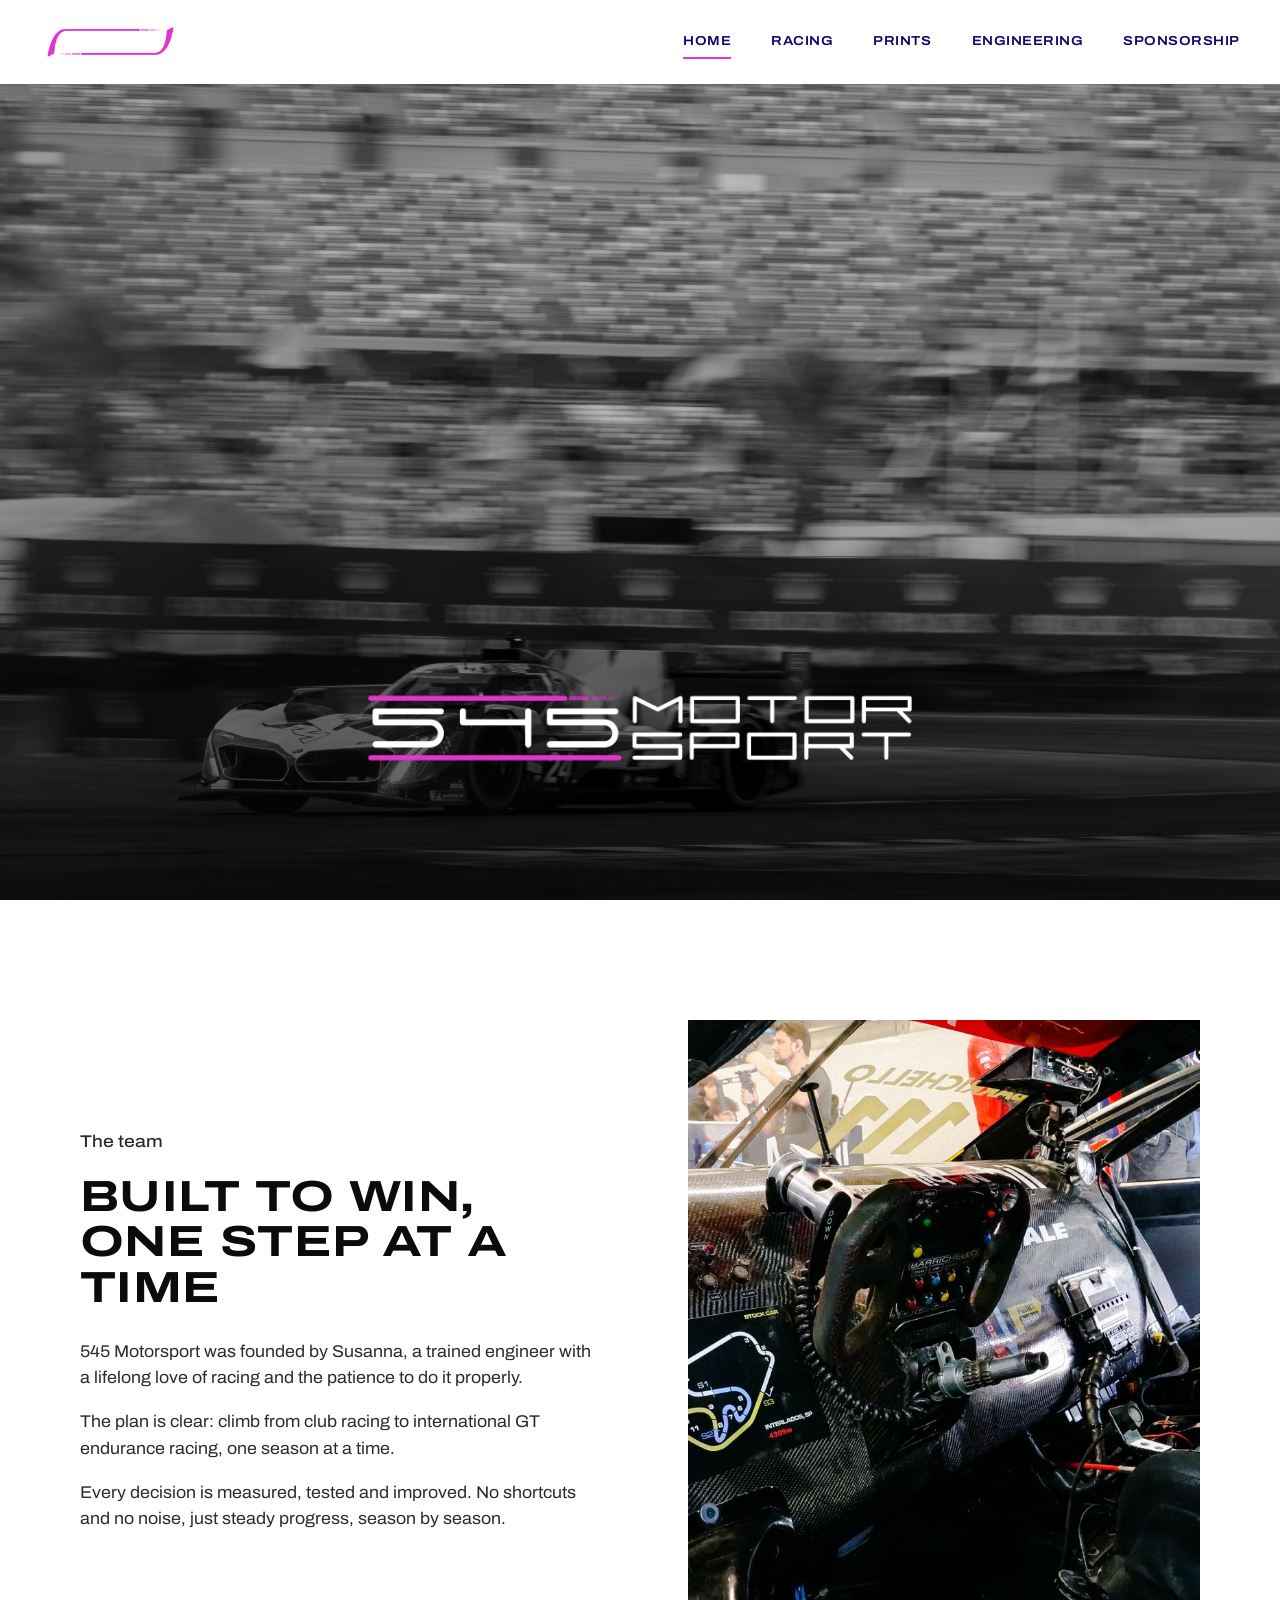
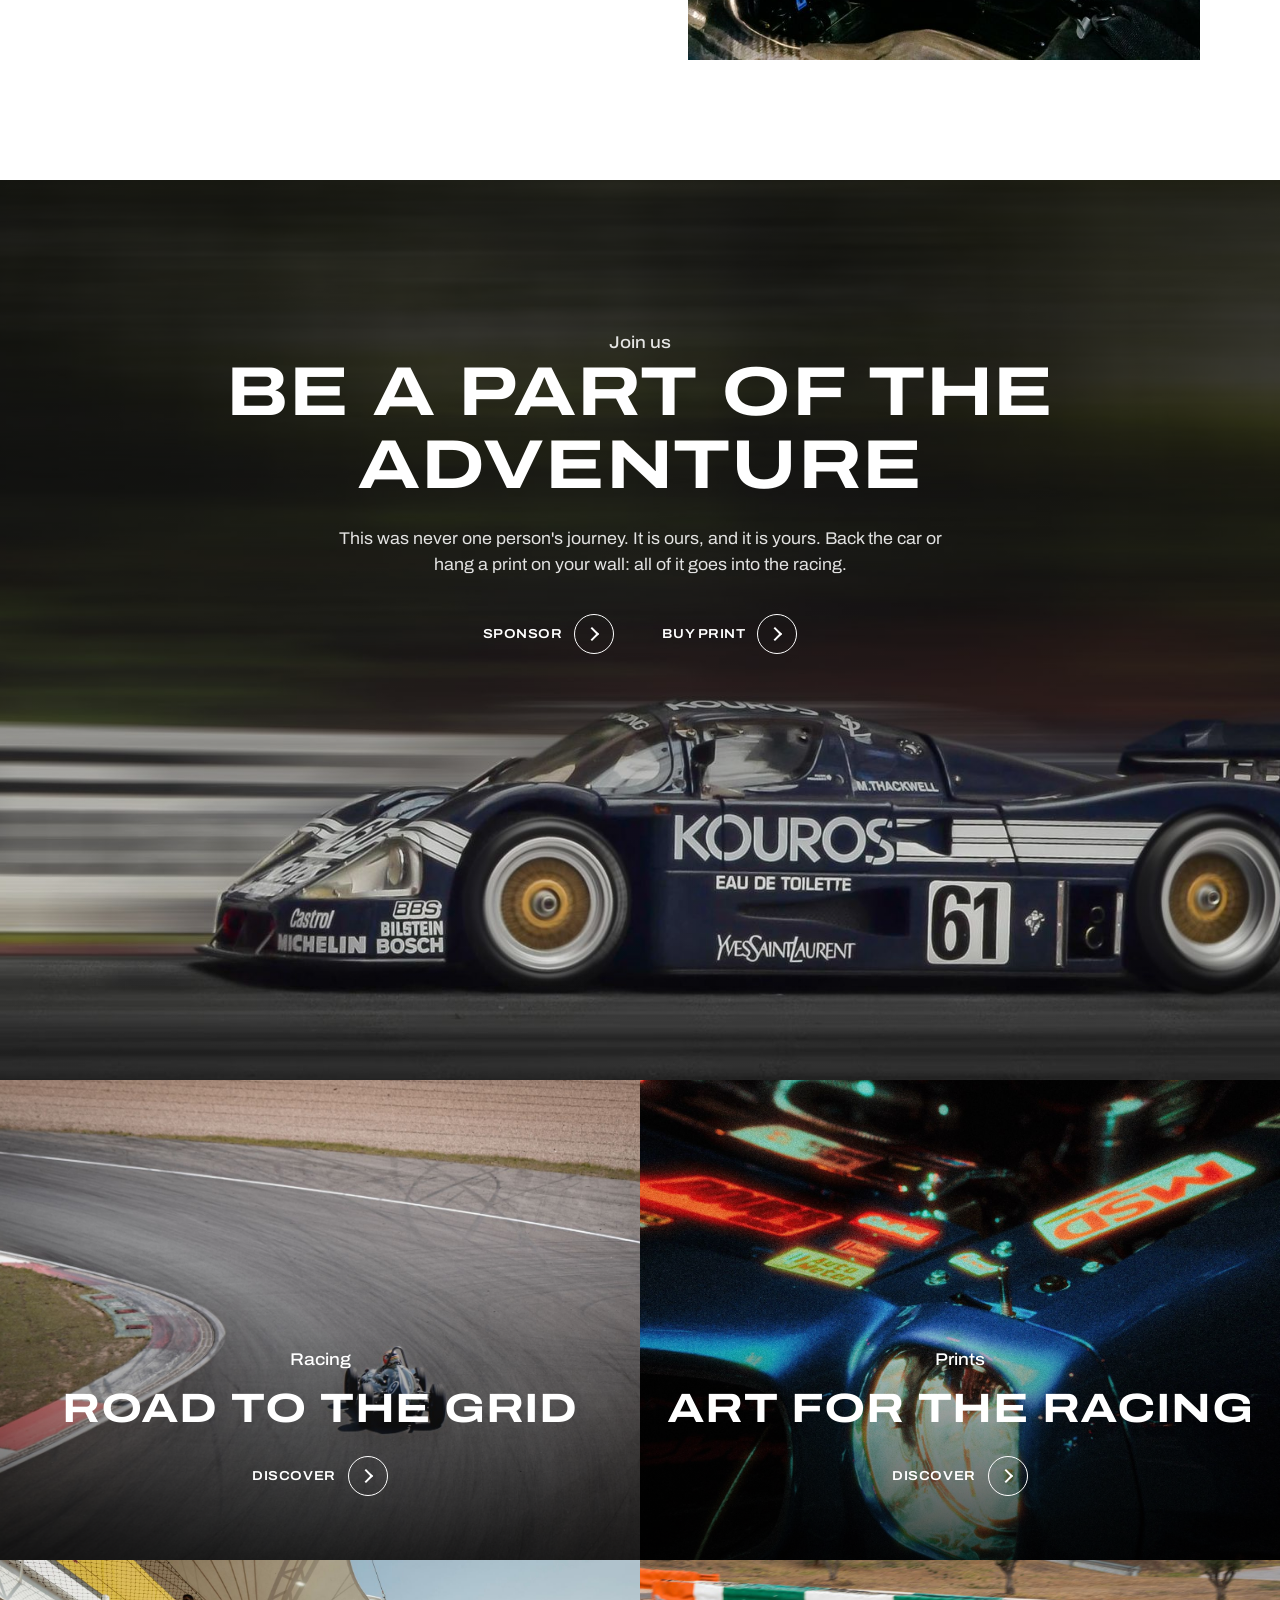
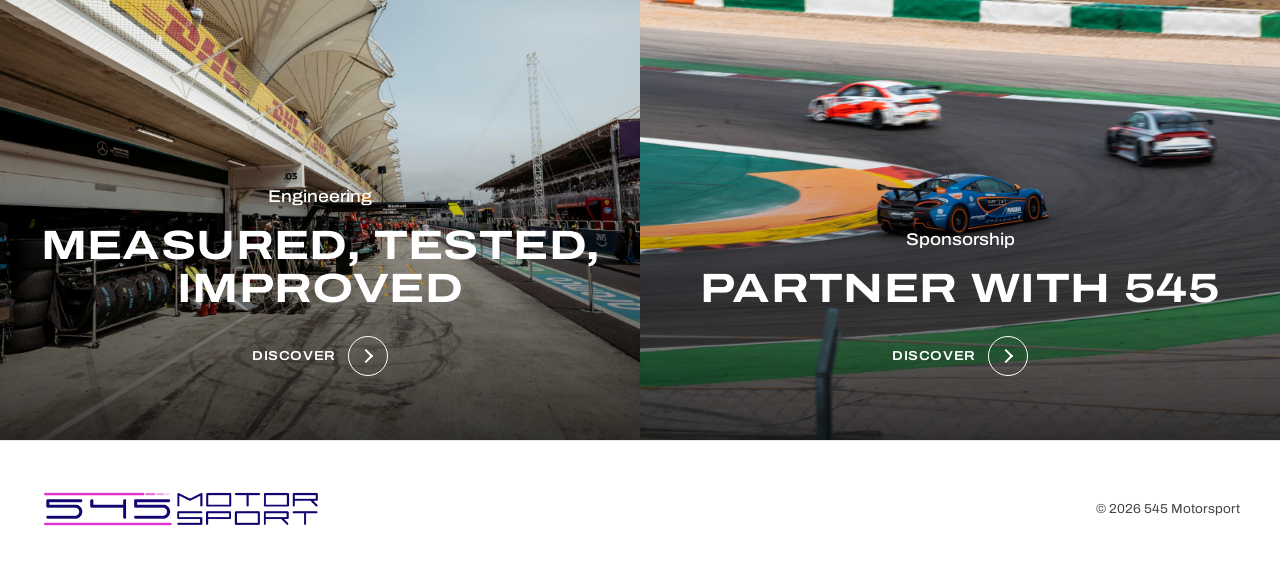
<file: index.html>
<!doctype html>
<html lang="en-GB">
<head>
  <meta charset="utf-8">
  <meta name="viewport" content="width=device-width, initial-scale=1">
  <meta name="description" content="545 Motorsport: an engineer-led racing team, climbing from club racing to GT endurance racing.">
  <title>545 Motorsport</title>
  <link rel="icon" href="logo/favicon.png?v=2" type="image/png">
  <link rel="apple-touch-icon" href="logo/apple-touch-icon.png?v=2">
  <link rel="preconnect" href="https://fonts.googleapis.com">
  <link rel="preconnect" href="https://fonts.gstatic.com" crossorigin>
  <link href="https://fonts.googleapis.com/css2?family=Archivo:wdth,wght@100..125,400..700&display=swap" rel="stylesheet">
  <link rel="stylesheet" href="style.css?v=1794672630">
</head>
<body>
<header class="top">
  <nav class="nav">
    <a href="index.html" class="nav-logo" aria-label="545 Motorsport home"><img src="logo/545-navy-loop.gif?v=5" alt="545" width="960" height="300"></a>
    <a href="index.html" aria-current="page">Home</a>
    <a href="journey.html">Racing</a>
    <a href="prints.html">Prints</a>
    <a href="engineering.html">Engineering</a>
    <a href="sponsorship.html">Sponsorship</a>
  </nav>
</header>
<main>
  <section class="hero" style="background-image:url('img/hero.jpg')">
    <div class="hero-inner">
      <h1 class="hero-title"><img class="hero-logo" src="logo/545-motorsport-white.png" alt="545 Motorsport"></h1>
    </div>
  </section>

  <section class="story light">
    <div>
      <p class="kicker">The team</p>
      <h2 class="display">Built to win, one step at a time</h2>
      <p>545 Motorsport was founded by Susanna, a trained engineer with a lifelong love of racing and the patience to do it properly.</p>
      <p>The plan is clear: climb from club racing to international GT endurance racing, one season at a time.</p>
      <p>Every decision is measured, tested and improved. No shortcuts and no noise, just steady progress, season by season.</p>
    </div>
    <img src="img/cockpit.jpg" alt="Inside a racing car cockpit">
  </section>

  <section class="banner" style="background-image:url('img/adventure.jpg')">
    <div class="inner">
      <p class="kicker">Join us</p>
      <h2 class="display">Be a part of the adventure</h2>
      <p>This was never one person's journey. It is ours, and it is yours. Back the car or hang a print on your wall: all of it goes into the racing.</p>
      <div class="go-row">
        <a class="go" href="sponsorship.html">Sponsor <i></i></a>
        <a class="go" href="prints.html">Buy print <i></i></a>
      </div>
    </div>
  </section>

  <section class="tiles">
    <a class="tile" href="journey.html" style="background-image:url('img/corner.jpg')"><div class="inner"><p class="kicker">Racing</p><h2 class="display">Road to the grid</h2><span class="go">Discover <i></i></span></div></a>
    <a class="tile" href="prints.html" style="background-image:url('img/headlight.jpg')"><div class="inner"><p class="kicker">Prints</p><h2 class="display">Art for the racing</h2><span class="go">Discover <i></i></span></div></a>
    <a class="tile" href="engineering.html" style="background-image:url('img/pit-lane.jpg')"><div class="inner"><p class="kicker">Engineering</p><h2 class="display">Measured, tested, improved</h2><span class="go">Discover <i></i></span></div></a>
    <a class="tile" href="sponsorship.html" style="background-image:url('img/gt-cars.jpg')"><div class="inner"><p class="kicker">Sponsorship</p><h2 class="display">Partner with 545</h2><span class="go">Discover <i></i></span></div></a>
  </section>
</main>
<footer class="site-foot">
  <a href="index.html" aria-label="545 Motorsport home"><img src="logo/545-motorsport-navy.png" alt="545 Motorsport"></a>
  <p>&copy; 2026 545 Motorsport</p>
</footer>
<script>
  (function () {
    var top = document.querySelector(".top");
    var solid = !document.querySelector(".hero");
    function set() { top.classList.toggle("solid", solid || window.scrollY > 40); }
    set(); window.addEventListener("scroll", set, { passive: true });
  })();
</script>
</body>
</html>
</file>
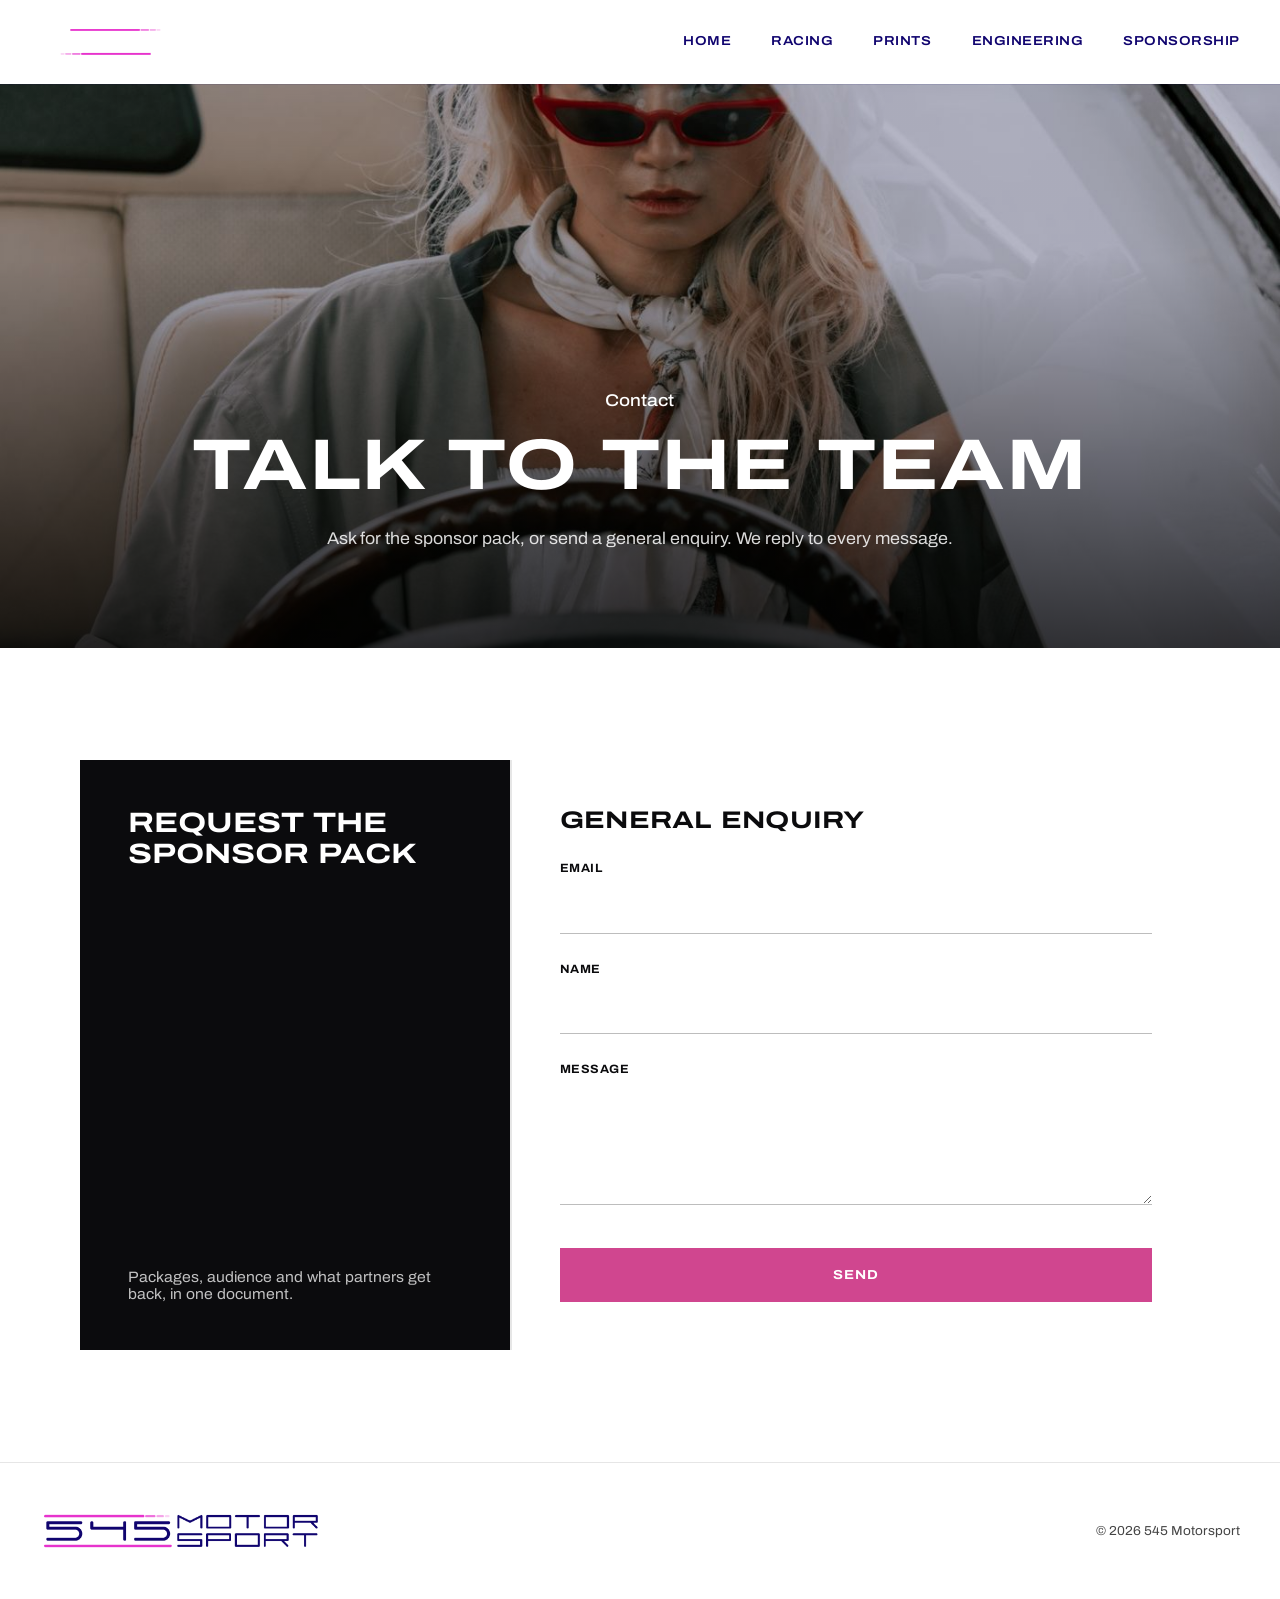
<file: contact.html>
<!doctype html>
<html lang="en-GB">
<head>
  <meta charset="utf-8">
  <meta name="viewport" content="width=device-width, initial-scale=1">
  <meta name="description" content="545 Motorsport: an engineer-led racing team, climbing from club racing to GT endurance racing.">
  <title>Contact | 545 Motorsport</title>
  <link rel="icon" href="logo/favicon.png?v=2" type="image/png">
  <link rel="apple-touch-icon" href="logo/apple-touch-icon.png?v=2">
  <link rel="preconnect" href="https://fonts.googleapis.com">
  <link rel="preconnect" href="https://fonts.gstatic.com" crossorigin>
  <link href="https://fonts.googleapis.com/css2?family=Archivo:wdth,wght@100..125,400..700&display=swap" rel="stylesheet">
  <link rel="stylesheet" href="style.css?v=1794672630">
</head>
<body>
<header class="top">
  <nav class="nav">
    <a href="index.html" class="nav-logo" aria-label="545 Motorsport home"><img src="logo/545-navy-loop.gif?v=5" alt="545" width="960" height="300"></a>
    <a href="index.html">Home</a>
    <a href="journey.html">Racing</a>
    <a href="prints.html">Prints</a>
    <a href="engineering.html">Engineering</a>
    <a href="sponsorship.html">Sponsorship</a>
  </nav>
</header>
<main>
  <section class="hero short" style="background-image:url('img/driver-style.jpg')">
    <div class="hero-inner">
      <p class="kicker">Contact</p>
      <h1 class="display">Talk to the team</h1>
      <p class="lede">Ask for the sponsor pack, or send a general enquiry. We reply to every message.</p>
    </div>
  </section>

  <section class="section">
    <div class="contact">
      <button class="pack" id="pack" type="button">Request the sponsor pack<small>Packages, audience and what partners get back, in one document.</small></button>
      <form class="enquiry" id="enquiry">
        <h3 class="display" id="form-title">General enquiry</h3>
        <label for="email">Email</label>
        <input id="email" name="email" type="email" required autocomplete="email">
        <label for="name">Name</label>
        <input id="name" name="name" type="text" required autocomplete="name">
        <label for="message">Message</label>
        <textarea id="message" name="message" required></textarea>
        <button class="send" type="submit">Send</button>
      </form>
    </div>
  </section>

  <script>
    // Where enquiries go. Change this one line to the real address.
    var CONTACT_EMAIL = 'hello@545motorsport.example';
    var subject = 'General enquiry';
    var pack = document.getElementById('pack');
    pack.addEventListener('click', function () {
      var on = pack.classList.toggle('on');
      subject = on ? 'Sponsor pack request' : 'General enquiry';
      document.getElementById('form-title').textContent = subject;
      var msg = document.getElementById('message');
      if (on && !msg.value) msg.value = 'Please send me the 545 Motorsport sponsor pack.';
      document.getElementById('email').focus();
    });
    document.getElementById('enquiry').addEventListener('submit', function (e) {
      e.preventDefault();
      var f = e.target;
      var body = 'Name: ' + f.name.value + '\nEmail: ' + f.email.value + '\n\n' + f.message.value;
      window.location.href = 'mailto:' + CONTACT_EMAIL + '?subject=' + encodeURIComponent(subject) + '&body=' + encodeURIComponent(body);
    });
  </script>
</main>
<footer class="site-foot">
  <a href="index.html" aria-label="545 Motorsport home"><img src="logo/545-motorsport-navy.png" alt="545 Motorsport"></a>
  <p>&copy; 2026 545 Motorsport</p>
</footer>
<script>
  (function () {
    var top = document.querySelector(".top");
    var solid = !document.querySelector(".hero");
    function set() { top.classList.toggle("solid", solid || window.scrollY > 40); }
    set(); window.addEventListener("scroll", set, { passive: true });
  })();
</script>
</body>
</html>
</file>
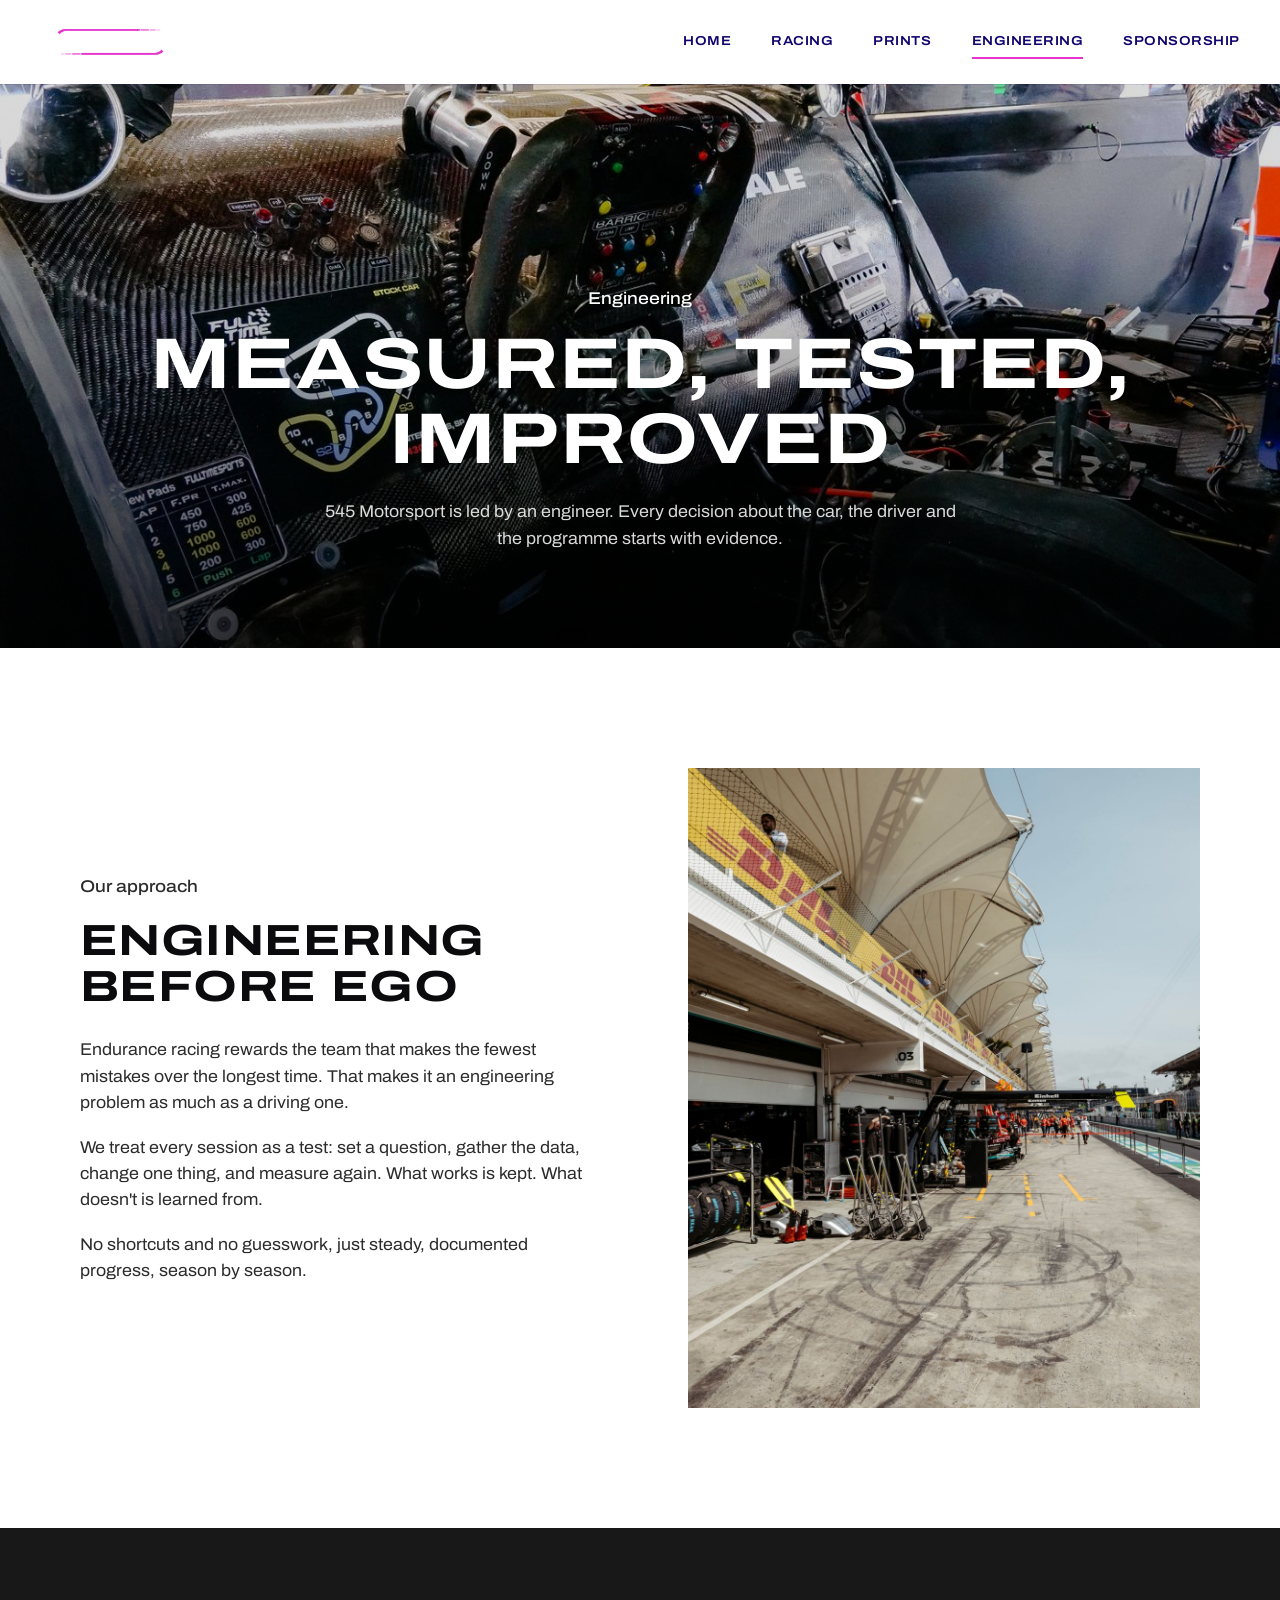
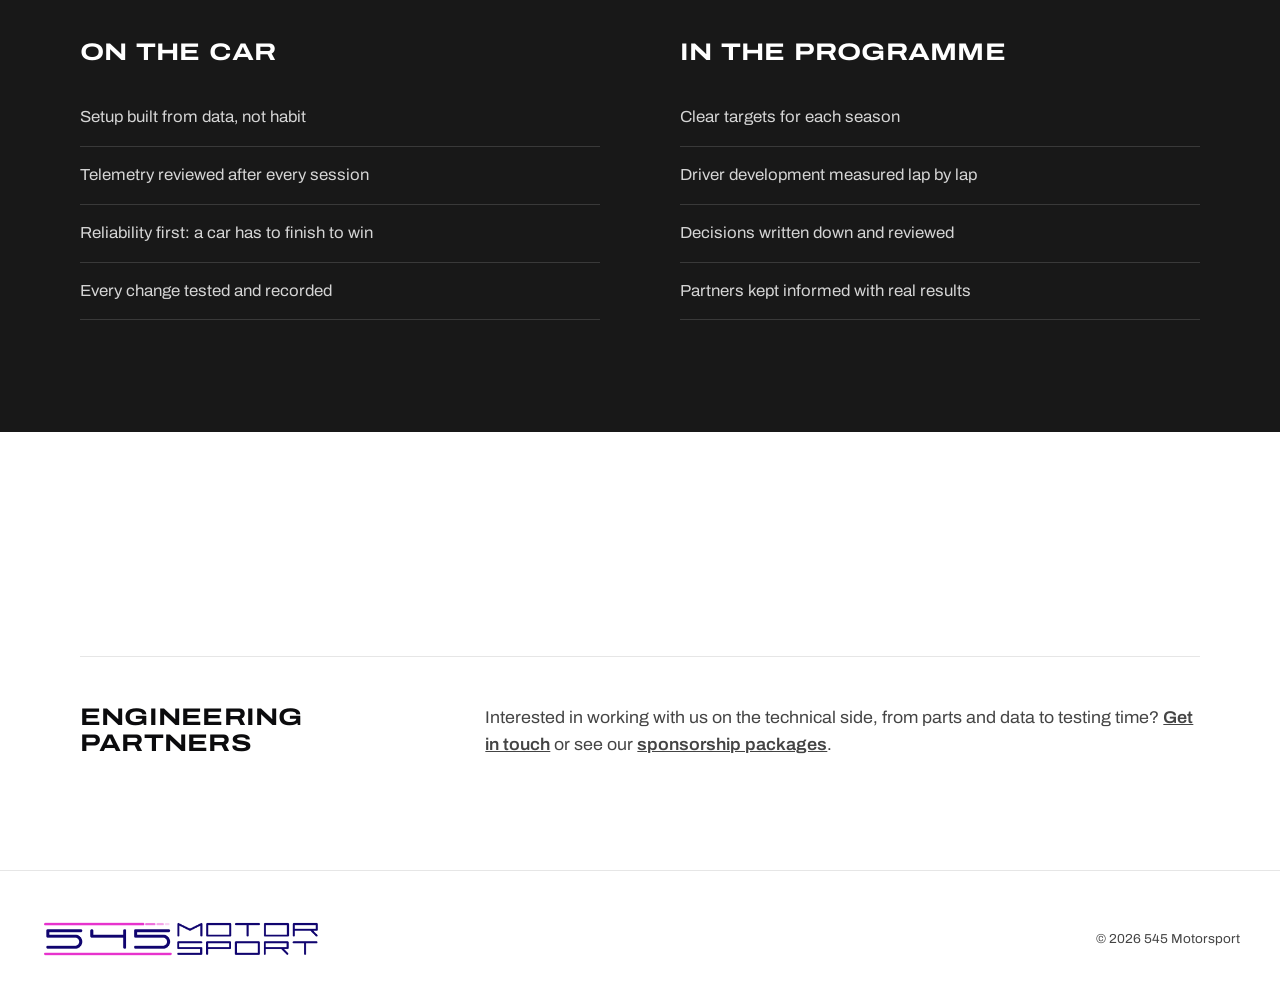
<file: engineering.html>
<!doctype html>
<html lang="en-GB">
<head>
  <meta charset="utf-8">
  <meta name="viewport" content="width=device-width, initial-scale=1">
  <meta name="description" content="545 Motorsport: an engineer-led racing team, climbing from club racing to GT endurance racing.">
  <title>Engineering | 545 Motorsport</title>
  <link rel="icon" href="logo/favicon.png?v=2" type="image/png">
  <link rel="apple-touch-icon" href="logo/apple-touch-icon.png?v=2">
  <link rel="preconnect" href="https://fonts.googleapis.com">
  <link rel="preconnect" href="https://fonts.gstatic.com" crossorigin>
  <link href="https://fonts.googleapis.com/css2?family=Archivo:wdth,wght@100..125,400..700&display=swap" rel="stylesheet">
  <link rel="stylesheet" href="style.css?v=1794672630">
</head>
<body>
<header class="top">
  <nav class="nav">
    <a href="index.html" class="nav-logo" aria-label="545 Motorsport home"><img src="logo/545-navy-loop.gif?v=5" alt="545" width="960" height="300"></a>
    <a href="index.html">Home</a>
    <a href="journey.html">Racing</a>
    <a href="prints.html">Prints</a>
    <a href="engineering.html" aria-current="page">Engineering</a>
    <a href="sponsorship.html">Sponsorship</a>
  </nav>
</header>
<main>
  <section class="hero short" style="background-image:url('img/cockpit.jpg')">
    <div class="hero-inner">
      <p class="kicker">Engineering</p>
      <h1 class="display">Measured, tested, improved</h1>
      <p class="lede">545 Motorsport is led by an engineer. Every decision about the car, the driver and the programme starts with evidence.</p>
    </div>
  </section>

  <section class="story light">
    <div>
      <p class="kicker">Our approach</p>
      <h2 class="display">Engineering before ego</h2>
      <p>Endurance racing rewards the team that makes the fewest mistakes over the longest time. That makes it an engineering problem as much as a driving one.</p>
      <p>We treat every session as a test: set a question, gather the data, change one thing, and measure again. What works is kept. What doesn't is learned from.</p>
      <p>No shortcuts and no guesswork, just steady, documented progress, season by season.</p>
    </div>
    <img src="img/pit-lane.jpg" alt="A racing car in the pit lane">
  </section>

  <section class="grey">
    <div class="section ledger">
      <div>
        <h3 class="display">On the car</h3>
        <ul>
          <li>Setup built from data, not habit</li>
          <li>Telemetry reviewed after every session</li>
          <li>Reliability first: a car has to finish to win</li>
          <li>Every change tested and recorded</li>
        </ul>
      </div>
      <div>
        <h3 class="display">In the programme</h3>
        <ul>
          <li>Clear targets for each season</li>
          <li>Driver development measured lap by lap</li>
          <li>Decisions written down and reviewed</li>
          <li>Partners kept informed with real results</li>
        </ul>
      </div>
    </div>
  </section>

  <section class="section">
    <div class="note">
      <h3 class="display">Engineering partners</h3>
      <p>Interested in working with us on the technical side, from parts and data to testing time? <a href="contact.html">Get in touch</a> or see our <a href="sponsorship.html">sponsorship packages</a>.</p>
    </div>
  </section>
</main>
<footer class="site-foot">
  <a href="index.html" aria-label="545 Motorsport home"><img src="logo/545-motorsport-navy.png" alt="545 Motorsport"></a>
  <p>&copy; 2026 545 Motorsport</p>
</footer>
<script>
  (function () {
    var top = document.querySelector(".top");
    var solid = !document.querySelector(".hero");
    function set() { top.classList.toggle("solid", solid || window.scrollY > 40); }
    set(); window.addEventListener("scroll", set, { passive: true });
  })();
</script>
</body>
</html>
</file>
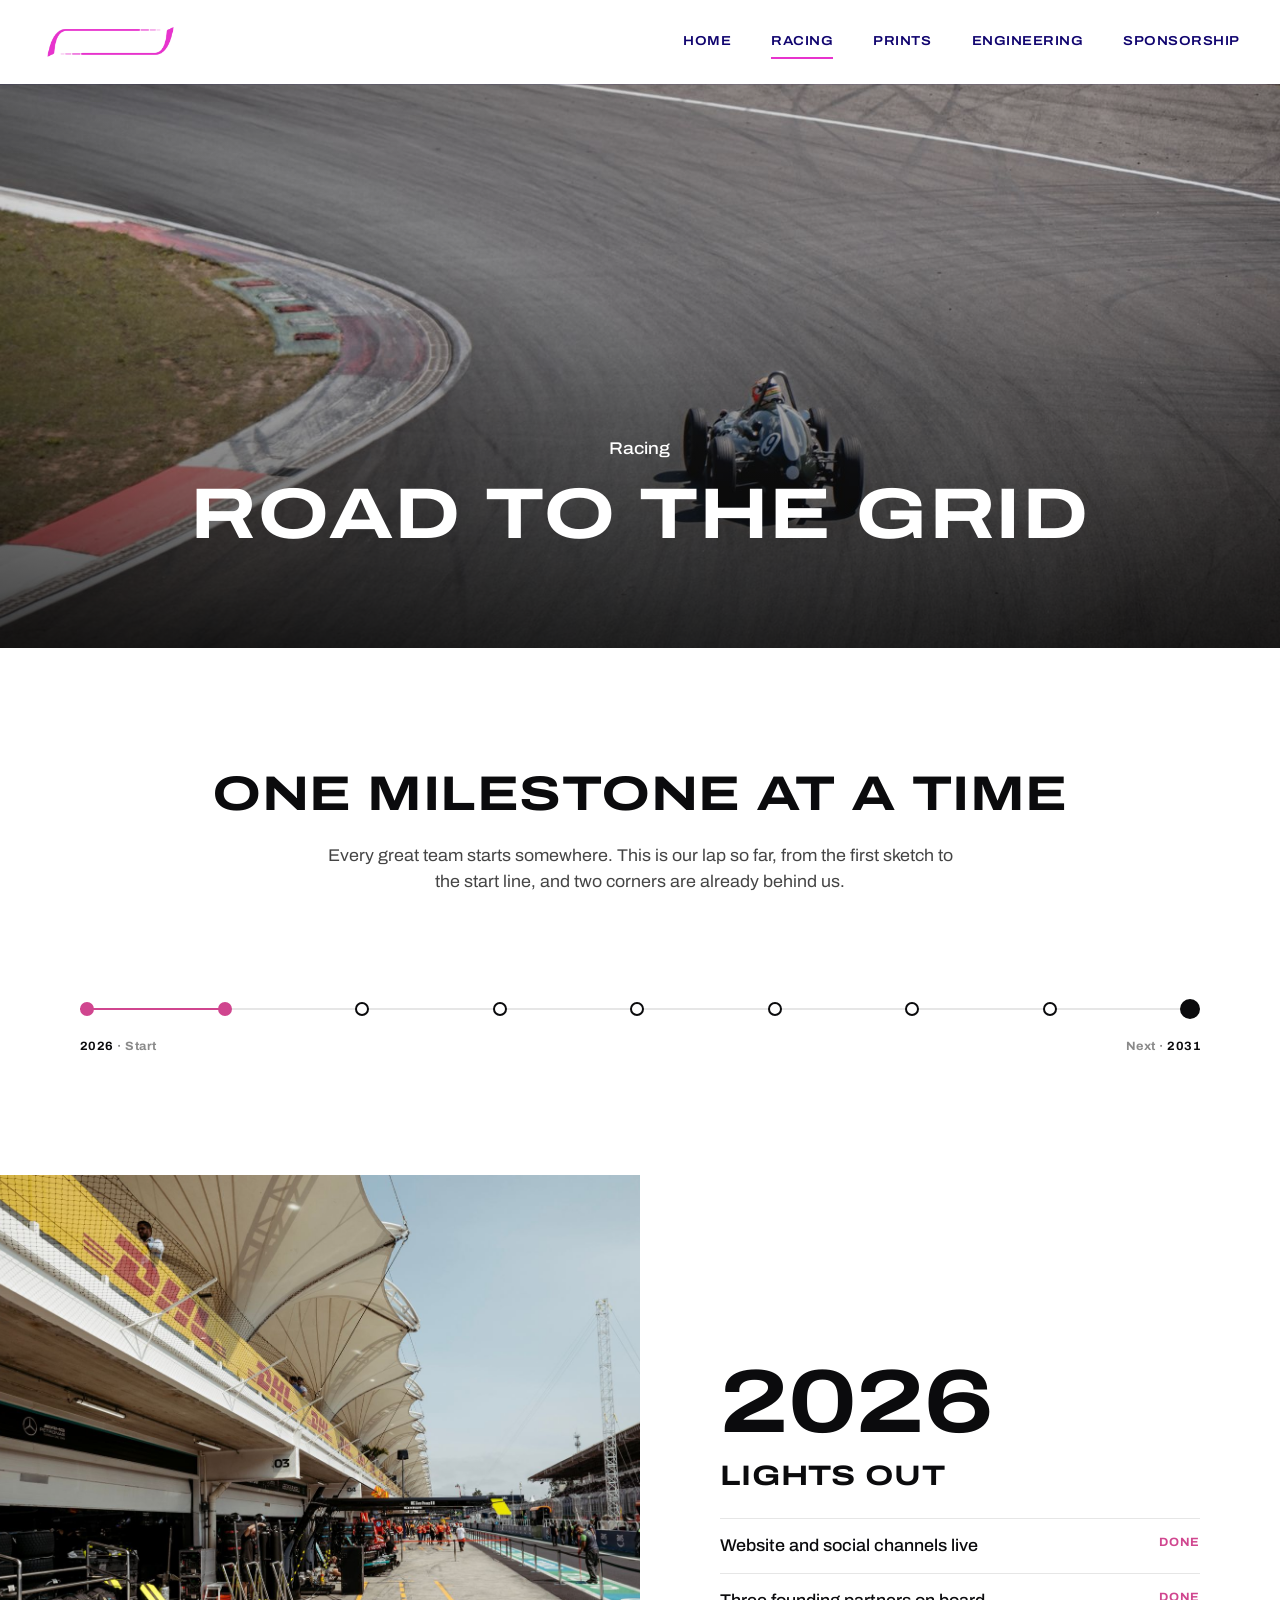
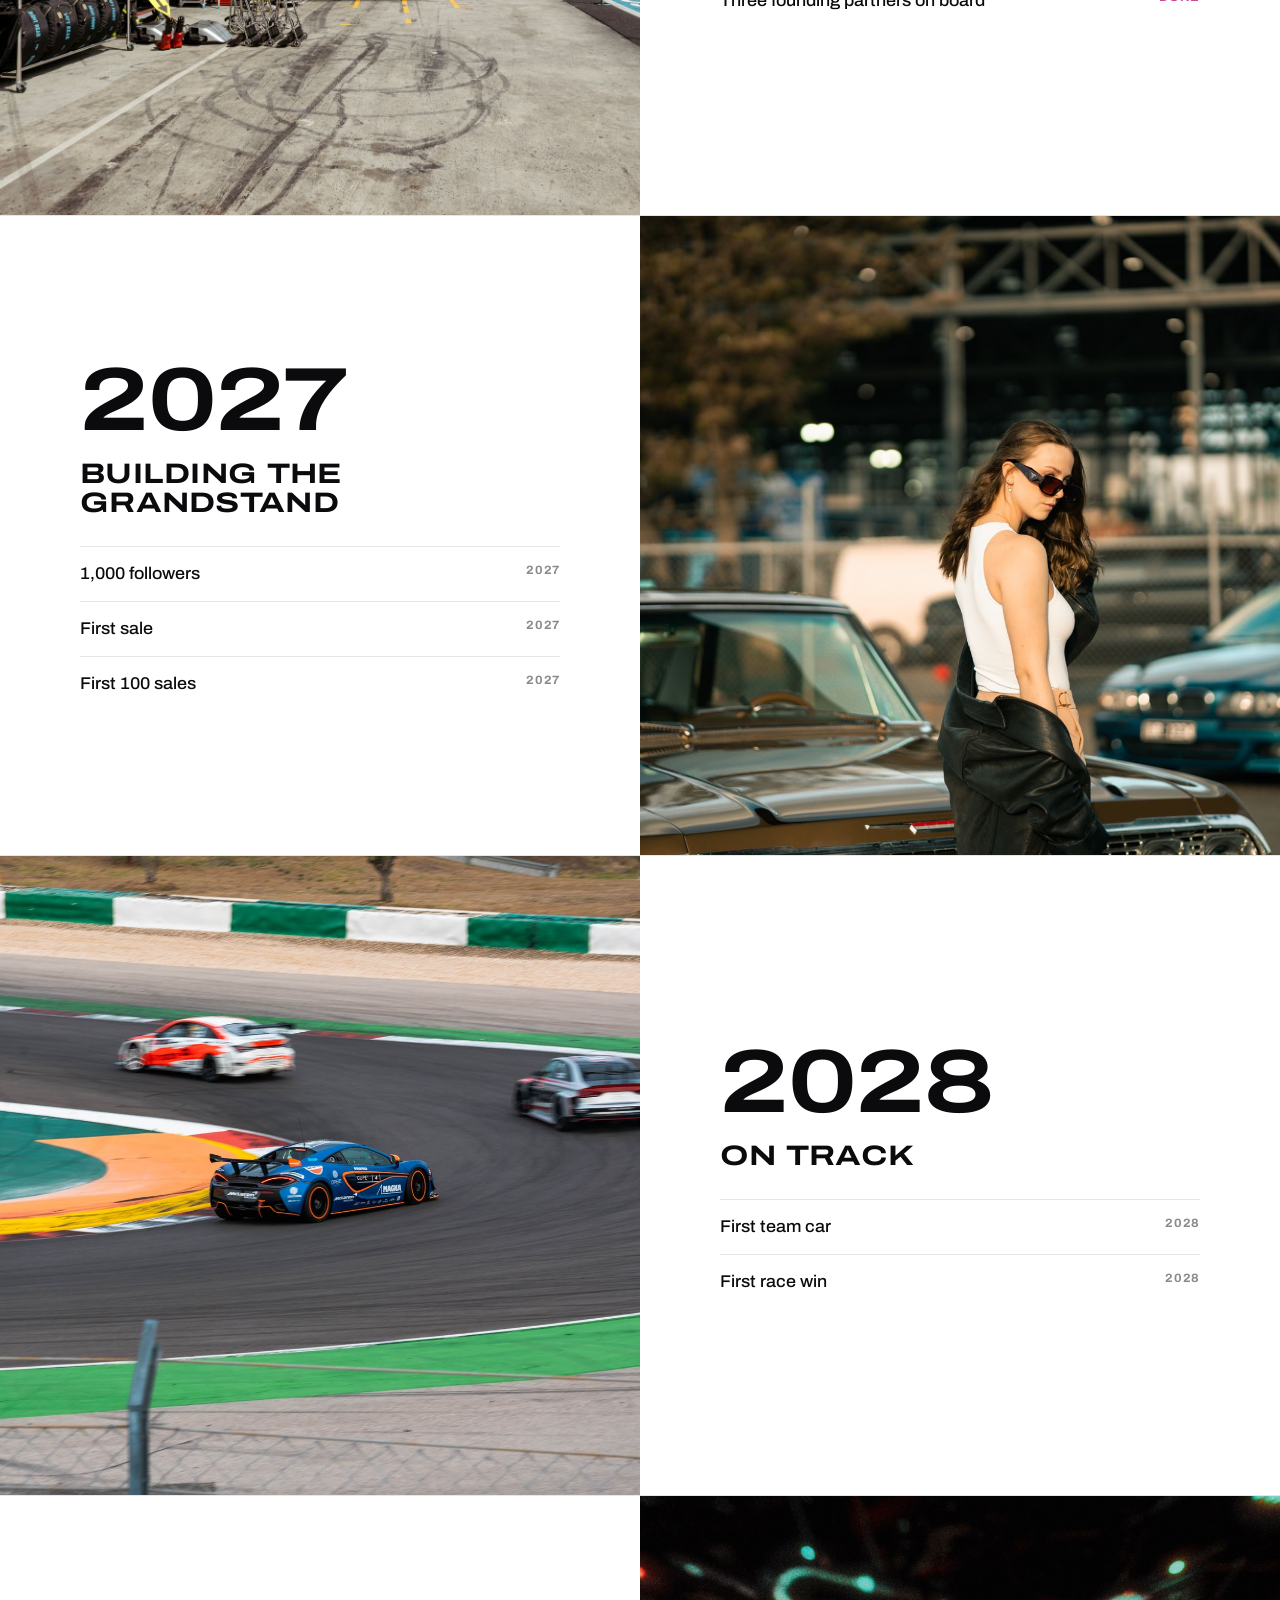
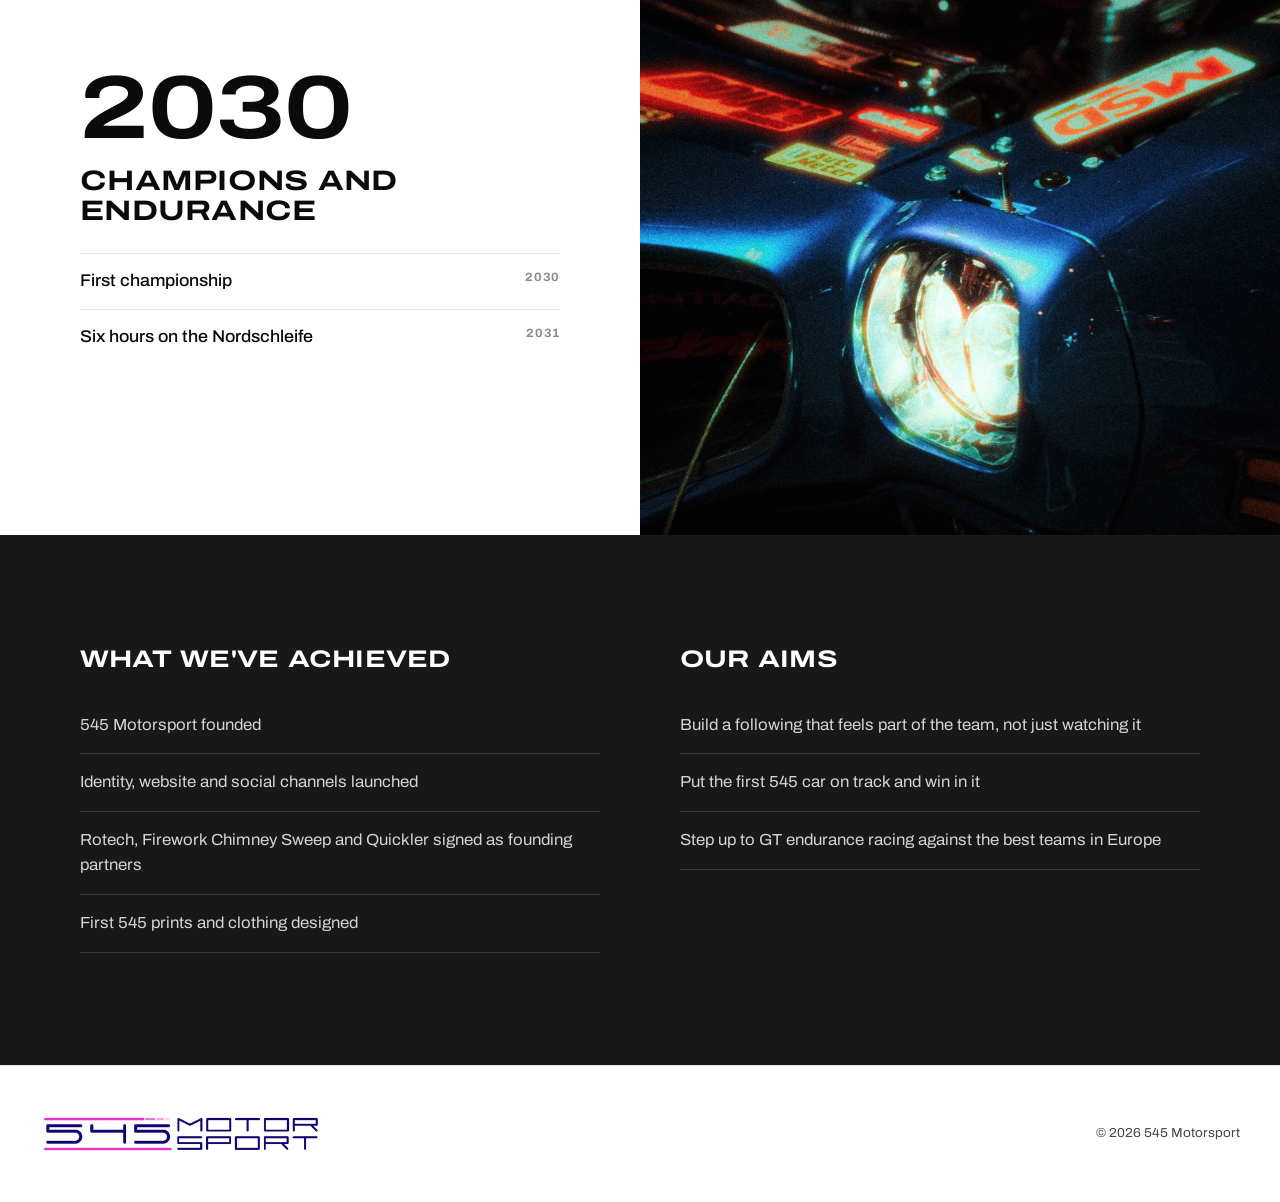
<file: journey.html>
<!doctype html>
<html lang="en-GB">
<head>
  <meta charset="utf-8">
  <meta name="viewport" content="width=device-width, initial-scale=1">
  <meta name="description" content="545 Motorsport: an engineer-led racing team, climbing from club racing to GT endurance racing.">
  <title>Road to the Grid | 545 Motorsport</title>
  <link rel="icon" href="logo/favicon.png?v=2" type="image/png">
  <link rel="apple-touch-icon" href="logo/apple-touch-icon.png?v=2">
  <link rel="preconnect" href="https://fonts.googleapis.com">
  <link rel="preconnect" href="https://fonts.gstatic.com" crossorigin>
  <link href="https://fonts.googleapis.com/css2?family=Archivo:wdth,wght@100..125,400..700&display=swap" rel="stylesheet">
  <link rel="stylesheet" href="style.css?v=1794672630">
</head>
<body>
<header class="top">
  <nav class="nav">
    <a href="index.html" class="nav-logo" aria-label="545 Motorsport home"><img src="logo/545-navy-loop.gif?v=5" alt="545" width="960" height="300"></a>
    <a href="index.html">Home</a>
    <a href="journey.html" aria-current="page">Racing</a>
    <a href="prints.html">Prints</a>
    <a href="engineering.html">Engineering</a>
    <a href="sponsorship.html">Sponsorship</a>
  </nav>
</header>
<main>
  <section class="hero short" style="background-image:url('img/corner.jpg')">
    <div class="hero-inner">
      <p class="kicker">Racing</p>
      <h1 class="display">Road to the grid</h1>
    </div>
  </section>

  <section class="intro">
    <h2 class="display">One milestone at a time</h2>
    <p>Every great team starts somewhere. This is our lap so far, from the first sketch to the start line, and two corners are already behind us.</p>
  </section>

  <section class="lap" aria-label="Progress: 2 of 9 milestones done">
    <div class="lap-line"><div class="done" style="width:12.5%"></div></div>
    <div class="lap-dots">
      <span class="on"></span><span class="on"></span><span></span><span></span><span></span><span></span><span></span><span></span><span class="flag"></span>
    </div>
    <div class="lap-years"><span><b>2026</b> · Start</span><span>Next · <b>2031</b></span></div>
  </section>

  <section class="chapter">
    <div class="pic" style="background-image:url('img/pit-lane.jpg')"></div>
    <div class="txt">
      <p class="year">2026</p>
      <h2 class="display">Lights out</h2>
      <ul class="miles">
        <li class="ok">Website and social channels live <span>Done</span></li>
        <li class="ok">Three founding partners on board <span>Done</span></li>
      </ul>
    </div>
  </section>

  <section class="chapter flip">
    <div class="pic" style="background-image:url('img/paddock-style.jpg')"></div>
    <div class="txt">
      <p class="year">2027</p>
      <h2 class="display">Building the grandstand</h2>
      <ul class="miles">
        <li>1,000 followers <span>2027</span></li>
        <li>First sale <span>2027</span></li>
        <li>First 100 sales <span>2027</span></li>
      </ul>
    </div>
  </section>

  <section class="chapter">
    <div class="pic" style="background-image:url('img/gt-cars.jpg')"></div>
    <div class="txt">
      <p class="year">2028</p>
      <h2 class="display">On track</h2>
      <ul class="miles">
        <li>First team car <span>2028</span></li>
        <li>First race win <span>2028</span></li>
      </ul>
    </div>
  </section>

  <section class="chapter flip">
    <div class="pic" style="background-image:url('img/headlight.jpg')"></div>
    <div class="txt">
      <p class="year">2030</p>
      <h2 class="display">Champions and endurance</h2>
      <ul class="miles">
        <li>First championship <span>2030</span></li>
        <li>Six hours on the Nordschleife <span>2031</span></li>
      </ul>
    </div>
  </section>


  <section class="grey">
    <div class="section ledger">
      <div>
        <h3 class="display">What we've achieved</h3>
        <ul>
          <li>545 Motorsport founded</li>
          <li>Identity, website and social channels launched</li>
          <li>Rotech, Firework Chimney Sweep and Quickler signed as founding partners</li>
          <li>First 545 prints and clothing designed</li>
        </ul>
      </div>
      <div>
        <h3 class="display">Our aims</h3>
        <ul>
          <li>Build a following that feels part of the team, not just watching it</li>
          <li>Put the first 545 car on track and win in it</li>
          <li>Step up to GT endurance racing against the best teams in Europe</li>
        </ul>
      </div>
    </div>
  </section>
</main>
<footer class="site-foot">
  <a href="index.html" aria-label="545 Motorsport home"><img src="logo/545-motorsport-navy.png" alt="545 Motorsport"></a>
  <p>&copy; 2026 545 Motorsport</p>
</footer>
<script>
  (function () {
    var top = document.querySelector(".top");
    var solid = !document.querySelector(".hero");
    function set() { top.classList.toggle("solid", solid || window.scrollY > 40); }
    set(); window.addEventListener("scroll", set, { passive: true });
  })();
</script>
</body>
</html>
</file>
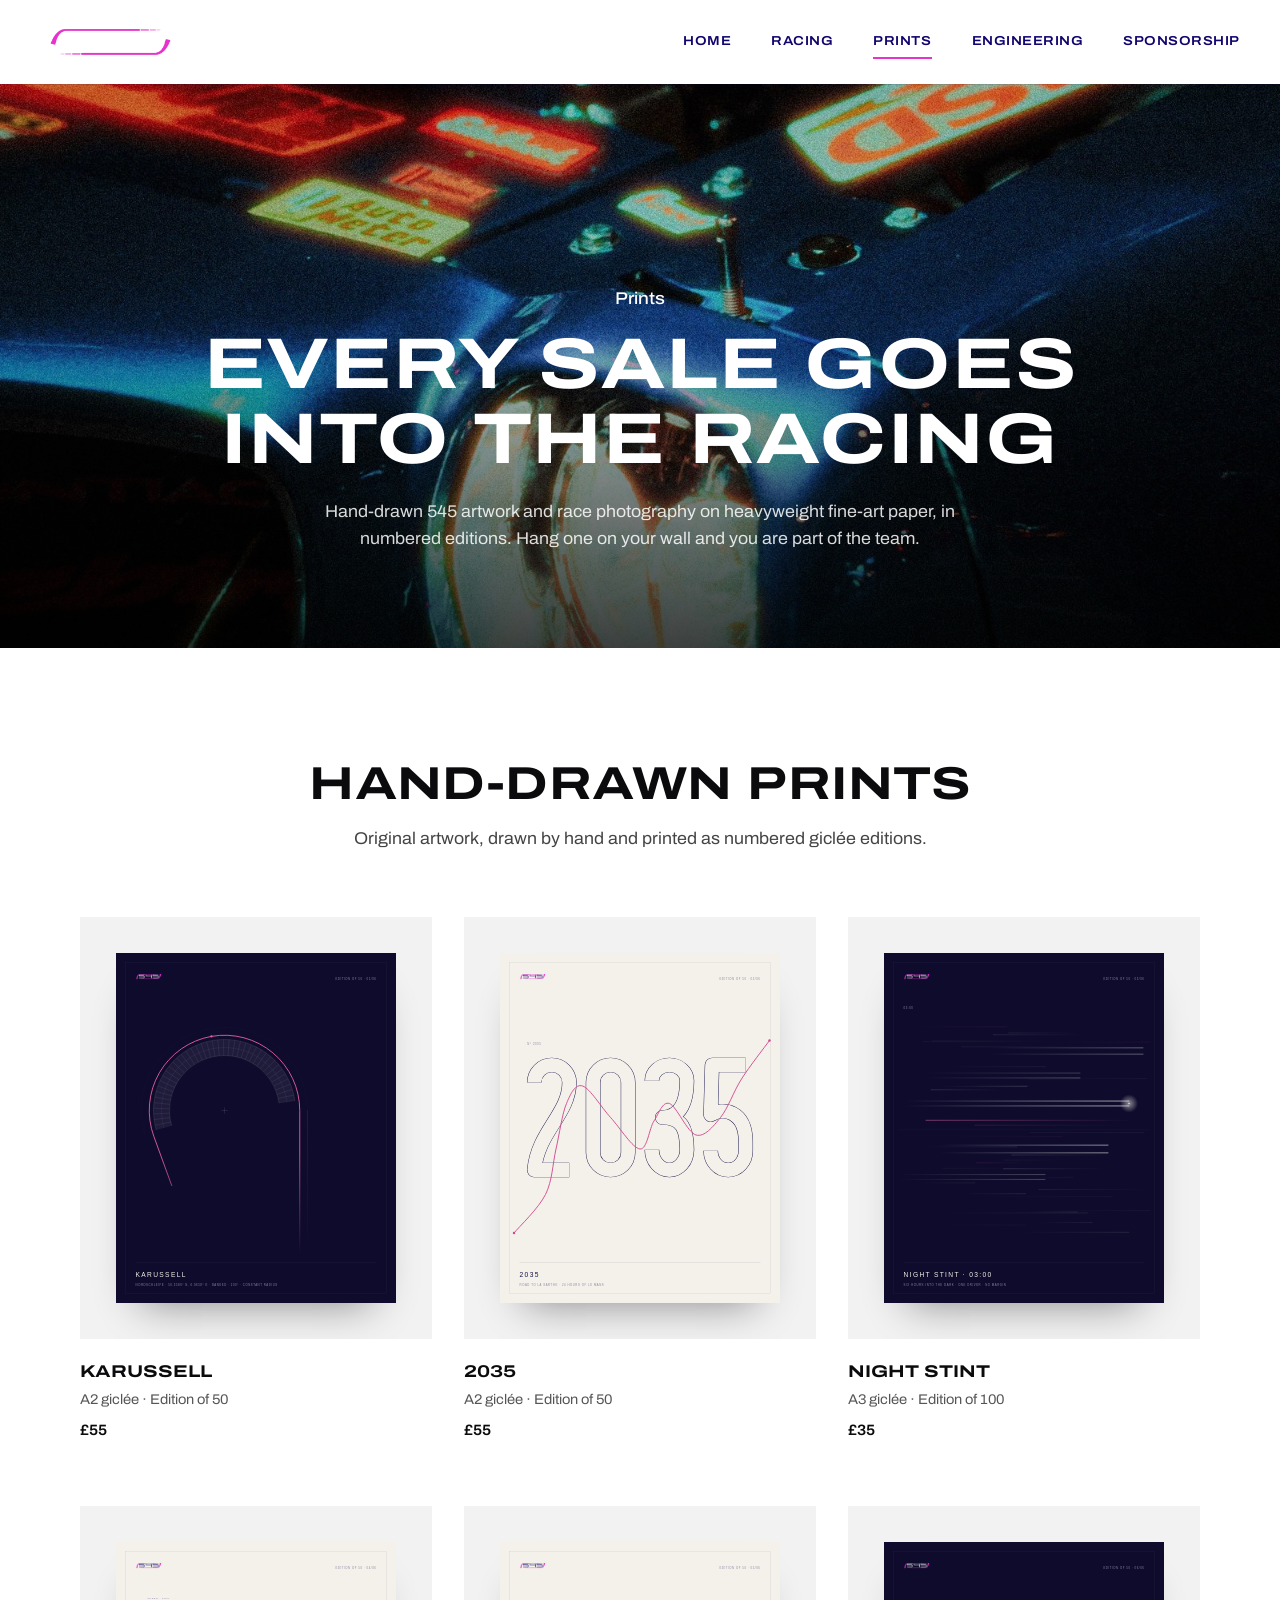
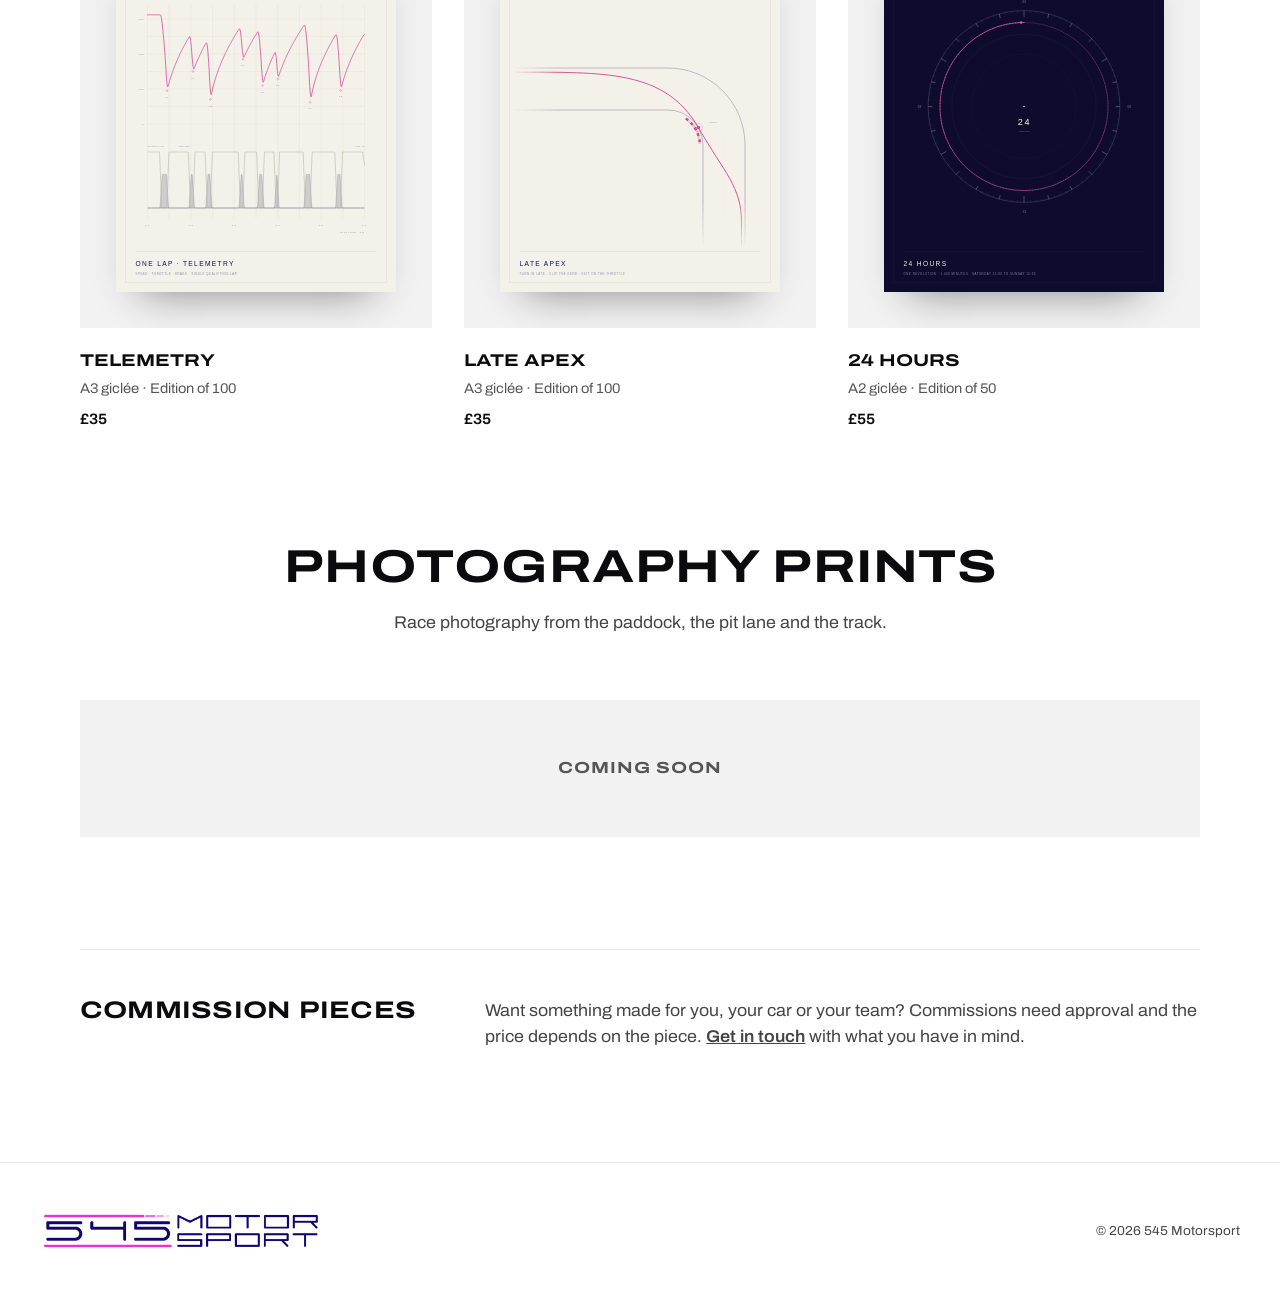
<file: prints.html>
<!doctype html>
<html lang="en-GB">
<head>
  <meta charset="utf-8">
  <meta name="viewport" content="width=device-width, initial-scale=1">
  <meta name="description" content="545 Motorsport: an engineer-led racing team, climbing from club racing to GT endurance racing.">
  <title>Prints | 545 Motorsport</title>
  <link rel="icon" href="logo/favicon.png?v=2" type="image/png">
  <link rel="apple-touch-icon" href="logo/apple-touch-icon.png?v=2">
  <link rel="preconnect" href="https://fonts.googleapis.com">
  <link rel="preconnect" href="https://fonts.gstatic.com" crossorigin>
  <link href="https://fonts.googleapis.com/css2?family=Archivo:wdth,wght@100..125,400..700&display=swap" rel="stylesheet">
  <link rel="stylesheet" href="style.css?v=1794672630">
</head>
<body>
<header class="top">
  <nav class="nav">
    <a href="index.html" class="nav-logo" aria-label="545 Motorsport home"><img src="logo/545-navy-loop.gif?v=5" alt="545" width="960" height="300"></a>
    <a href="index.html">Home</a>
    <a href="journey.html">Racing</a>
    <a href="prints.html" aria-current="page">Prints</a>
    <a href="engineering.html">Engineering</a>
    <a href="sponsorship.html">Sponsorship</a>
  </nav>
</header>
<main>
  <section class="hero short" style="background-image:url('img/headlight.jpg')">
    <div class="hero-inner">
      <p class="kicker">Prints</p>
      <h1 class="display">Every sale goes into the racing</h1>
      <p class="lede">Hand-drawn 545 artwork and race photography on heavyweight fine-art paper, in numbered editions. Hang one on your wall and you are part of the team.</p>
    </div>
  </section>

  <section class="section">
    <div class="section-head">
      <h2 class="display">Hand-drawn prints</h2>
      <p>Original artwork, drawn by hand and printed as numbered giclée editions.</p>
    </div>
    <div class="shop">
      <div class="item"><figure><div class="art"><img src="art/print-1.svg" alt="Karussell"></div><figcaption><span class="name">Karussell</span><span class="meta">A2 giclée · Edition of 50</span><span class="cost">£55</span></figcaption></figure></div>
      <div class="item"><figure><div class="art"><img src="art/print-2.svg" alt="2035"></div><figcaption><span class="name">2035</span><span class="meta">A2 giclée · Edition of 50</span><span class="cost">£55</span></figcaption></figure></div>
      <div class="item"><figure><div class="art"><img src="art/print-3.svg" alt="Night Stint"></div><figcaption><span class="name">Night Stint</span><span class="meta">A3 giclée · Edition of 100</span><span class="cost">£35</span></figcaption></figure></div>
      <div class="item"><figure><div class="art"><img src="art/print-4.svg" alt="Telemetry"></div><figcaption><span class="name">Telemetry</span><span class="meta">A3 giclée · Edition of 100</span><span class="cost">£35</span></figcaption></figure></div>
      <div class="item"><figure><div class="art"><img src="art/print-5.svg" alt="Late Apex"></div><figcaption><span class="name">Late Apex</span><span class="meta">A3 giclée · Edition of 100</span><span class="cost">£35</span></figcaption></figure></div>
      <div class="item"><figure><div class="art"><img src="art/print-6.svg" alt="24 Hours"></div><figcaption><span class="name">24 Hours</span><span class="meta">A2 giclée · Edition of 50</span><span class="cost">£55</span></figcaption></figure></div>
    </div>

    <div class="section-head print-group">
      <h2 class="display">Photography prints</h2>
      <p>Race photography from the paddock, the pit lane and the track.</p>
    </div>
    <p class="coming">Coming soon</p>
    <div class="note">
      <h3 class="display">Commission pieces</h3>
      <p>Want something made for you, your car or your team? Commissions need approval and the price depends on the piece. <a href="contact.html">Get in touch</a> with what you have in mind.</p>
    </div>
  </section>
</main>
<footer class="site-foot">
  <a href="index.html" aria-label="545 Motorsport home"><img src="logo/545-motorsport-navy.png" alt="545 Motorsport"></a>
  <p>&copy; 2026 545 Motorsport</p>
</footer>
<script>
  (function () {
    var top = document.querySelector(".top");
    var solid = !document.querySelector(".hero");
    function set() { top.classList.toggle("solid", solid || window.scrollY > 40); }
    set(); window.addEventListener("scroll", set, { passive: true });
  })();
</script>
</body>
</html>
</file>
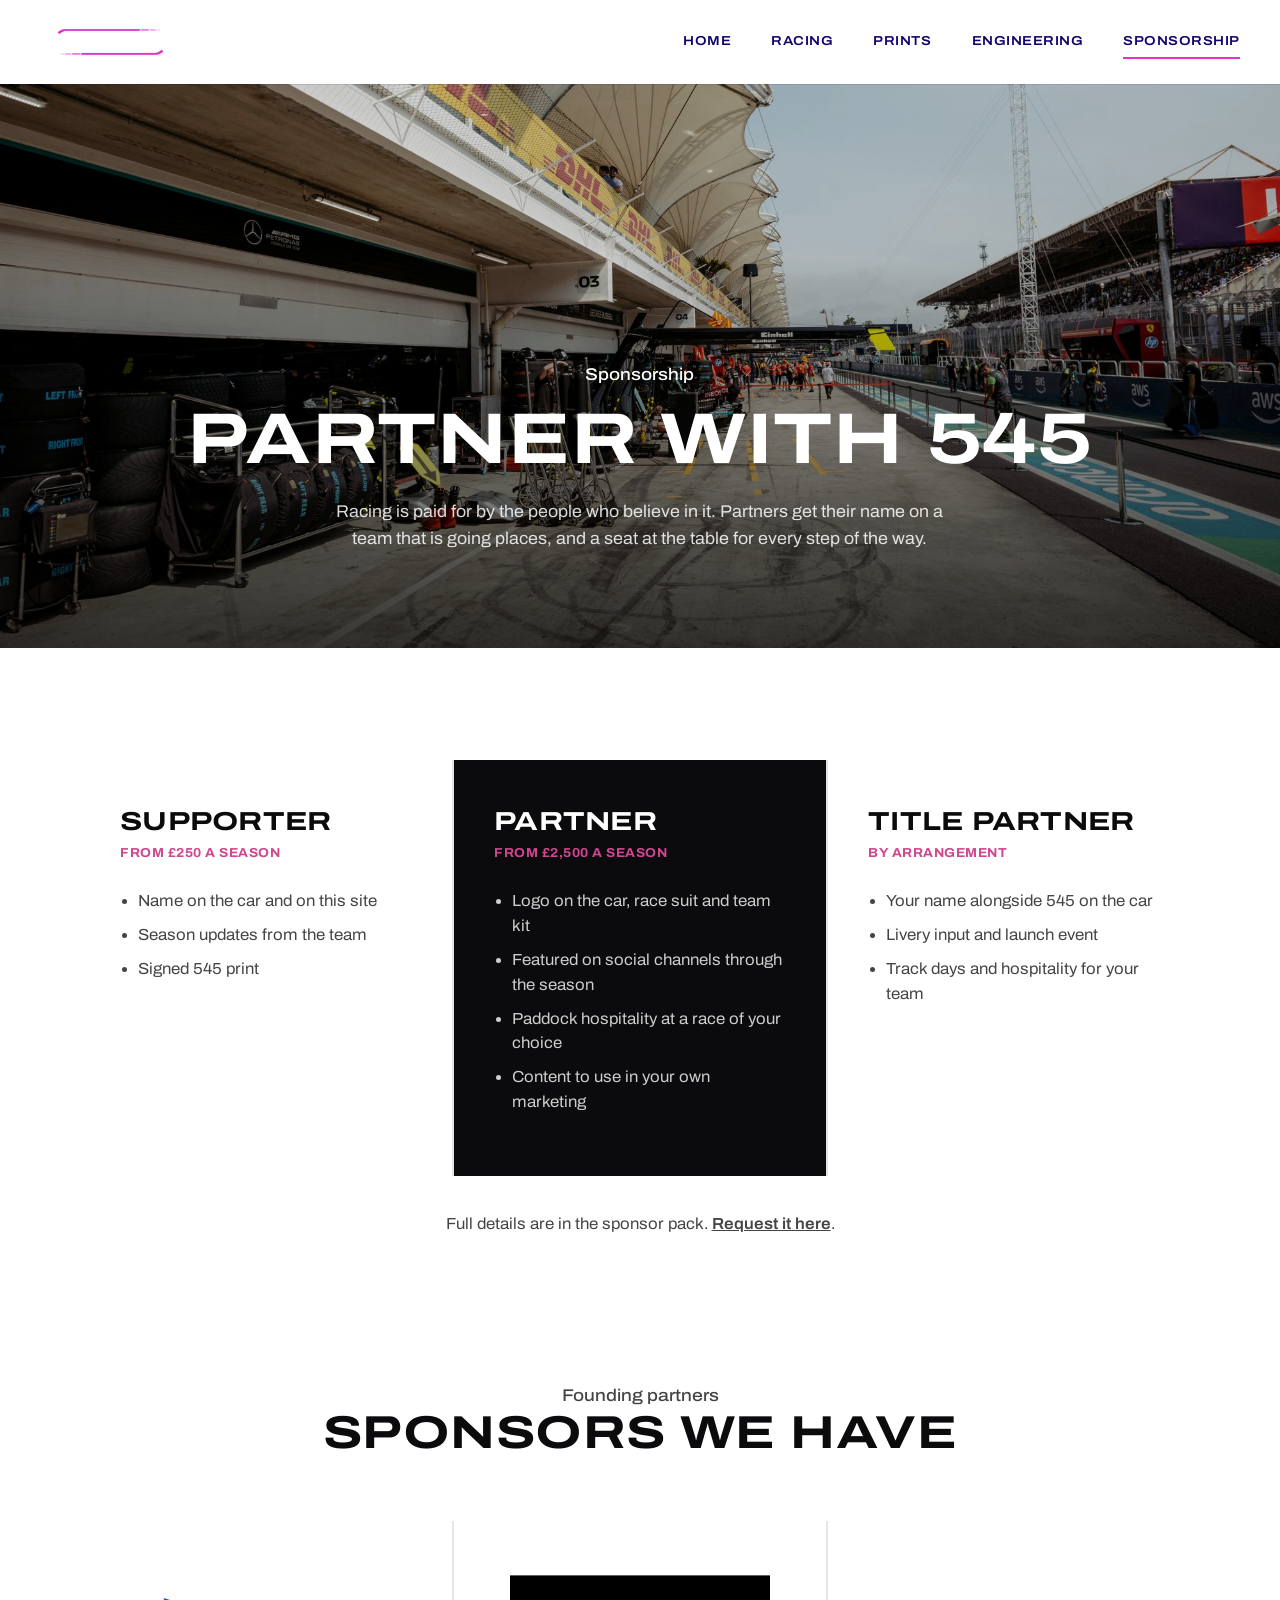
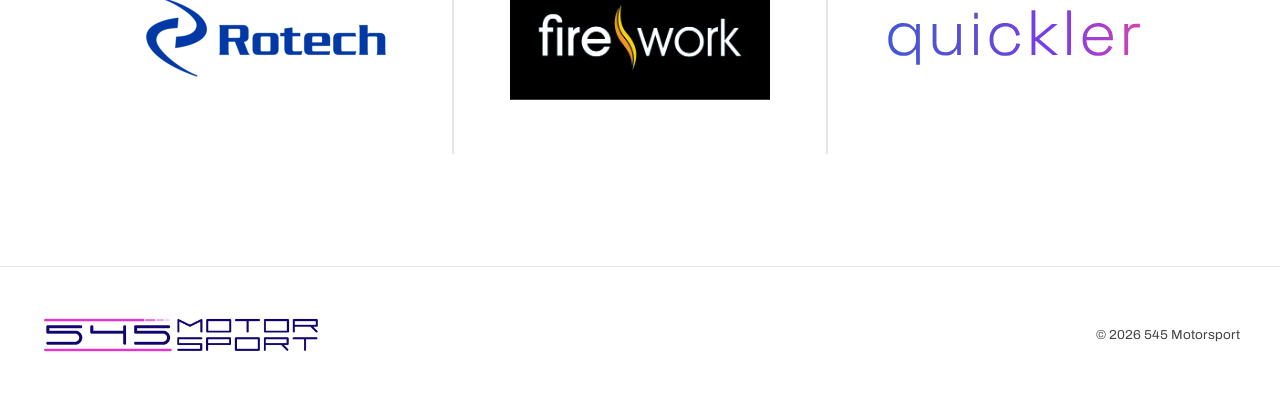
<file: sponsorship.html>
<!doctype html>
<html lang="en-GB">
<head>
  <meta charset="utf-8">
  <meta name="viewport" content="width=device-width, initial-scale=1">
  <meta name="description" content="545 Motorsport: an engineer-led racing team, climbing from club racing to GT endurance racing.">
  <title>Sponsorship | 545 Motorsport</title>
  <link rel="icon" href="logo/favicon.png?v=2" type="image/png">
  <link rel="apple-touch-icon" href="logo/apple-touch-icon.png?v=2">
  <link rel="preconnect" href="https://fonts.googleapis.com">
  <link rel="preconnect" href="https://fonts.gstatic.com" crossorigin>
  <link href="https://fonts.googleapis.com/css2?family=Archivo:wdth,wght@100..125,400..700&display=swap" rel="stylesheet">
  <link rel="stylesheet" href="style.css?v=1794672630">
</head>
<body>
<header class="top">
  <nav class="nav">
    <a href="index.html" class="nav-logo" aria-label="545 Motorsport home"><img src="logo/545-navy-loop.gif?v=5" alt="545" width="960" height="300"></a>
    <a href="index.html">Home</a>
    <a href="journey.html">Racing</a>
    <a href="prints.html">Prints</a>
    <a href="engineering.html">Engineering</a>
    <a href="sponsorship.html" aria-current="page">Sponsorship</a>
  </nav>
</header>
<main>
  <section class="hero short" style="background-image:url('img/pit-lane.jpg')">
    <div class="hero-inner">
      <p class="kicker">Sponsorship</p>
      <h1 class="display">Partner with 545</h1>
      <p class="lede">Racing is paid for by the people who believe in it. Partners get their name on a team that is going places, and a seat at the table for every step of the way.</p>
    </div>
  </section>

  <section class="section">
    <div class="tiers">
      <div class="tier">
        <h3 class="display">Supporter</h3>
        <p class="price">From £250 a season</p>
        <ul><li>Name on the car and on this site</li><li>Season updates from the team</li><li>Signed 545 print</li></ul>
      </div>
      <div class="tier feature">
        <h3 class="display">Partner</h3>
        <p class="price">From £2,500 a season</p>
        <ul><li>Logo on the car, race suit and team kit</li><li>Featured on social channels through the season</li><li>Paddock hospitality at a race of your choice</li><li>Content to use in your own marketing</li></ul>
      </div>
      <div class="tier">
        <h3 class="display">Title partner</h3>
        <p class="price">By arrangement</p>
        <ul><li>Your name alongside 545 on the car</li><li>Livery input and launch event</li><li>Track days and hospitality for your team</li></ul>
      </div>
    </div>
    <p class="pack-line">Full details are in the sponsor pack. <a href="contact.html">Request it here</a>.</p>
  </section>

  <section class="section" style="padding-top:0">
    <div class="section-head">
      <p class="kicker">Founding partners</p>
      <h2 class="display">Sponsors we have</h2>
    </div>
    <div class="sponsors">
      <a class="sponsor" href="https://www.rotech.co.uk/" target="_blank" rel="noopener"><img src="sponsors/rotech.png" alt="Rotech"></a>
      <a class="sponsor" href="https://fireworkchimneysweep.co.uk/" target="_blank" rel="noopener"><img src="sponsors/firework.png" alt="Firework Chimney Sweep"></a>
      <a class="sponsor" href="https://quickler.co/" target="_blank" rel="noopener"><img src="sponsors/quickler.svg" alt="Quickler"></a>
    </div>
  </section>
</main>
<footer class="site-foot">
  <a href="index.html" aria-label="545 Motorsport home"><img src="logo/545-motorsport-navy.png" alt="545 Motorsport"></a>
  <p>&copy; 2026 545 Motorsport</p>
</footer>
<script>
  (function () {
    var top = document.querySelector(".top");
    var solid = !document.querySelector(".hero");
    function set() { top.classList.toggle("solid", solid || window.scrollY > 40); }
    set(); window.addEventListener("scroll", set, { passive: true });
  })();
</script>
</body>
</html>
</file>
<file: style.css>
:root {
  --black: #0b0b0d;
  --grey-9: #181818;
  --grey-8: #303030;
  --grey-5: #8a8a8a;
  --grey-2: #e6e6e6;
  --white: #ffffff;
  --rose: #d0468f;
  --navy: #10046f;   /* logo navy */
  --logo-pink: #e733cd;
  --head: 'Archivo', 'Helvetica Neue', Arial, sans-serif;
  --body: 'Archivo', 'Helvetica Neue', Arial, sans-serif;
}

* { box-sizing: border-box; }
html { scroll-behavior: smooth; }
body {
  margin: 0;
  background: var(--white);
  color: var(--black);
  font-family: var(--body);
  font-stretch: 105%;
  font-size: 16px;
  line-height: 1.55;
  -webkit-font-smoothing: antialiased;
}
img { max-width: 100%; display: block; }
a { color: inherit; }

/* Headline style */
.display {
  font-family: var(--head);
  font-stretch: 125%;
  font-weight: 700;
  text-transform: uppercase;
  letter-spacing: 0.01em;
  line-height: 1.05;
  margin: 0;
}
.kicker {
  font-family: var(--head);
  font-stretch: 112%;
  font-weight: 500;
  font-size: 17px;
  margin: 0 0 14px;
}

/* Header */
.top {
  position: fixed;
  top: 0; left: 0; right: 0;
  z-index: 30;
  background: var(--white);
  box-shadow: 0 1px 0 rgba(16,4,111,0.10);
}
.nav {
  max-width: 1440px;
  margin: 0 auto;
  padding: 0 40px;
  height: 84px;
  display: flex;
  align-items: center;
  gap: 40px;
}
.nav a {
  color: var(--navy);
  text-decoration: none;
  font-stretch: 112%;
  font-size: 13px;
  font-weight: 600;
  letter-spacing: 0.04em;
  text-transform: uppercase;
  padding: 6px 0;
  border-bottom: 2px solid transparent;
  transition: border-color 0.25s;
}
.nav a:hover, .nav a[aria-current="page"] { border-bottom-color: var(--logo-pink); }
.nav .nav-logo { margin-right: auto; border: 0; padding: 0; flex-shrink: 0; }
.nav .nav-logo img { height: 44px; width: auto; max-width: none; aspect-ratio: 16 / 5; flex: none; object-fit: contain; display: block; }

/* Full-bleed photo heroes */
.hero {
  position: relative;
  height: 100vh;
  min-height: 560px;
  background: var(--black) center / cover no-repeat;
  color: var(--white);
  display: flex;
  align-items: flex-end;
  justify-content: center;
  text-align: center;
}
.hero::before {
  content: "";
  position: absolute;
  inset: 0;
  background: linear-gradient(180deg, rgba(0,0,0,0.15) 40%, rgba(0,0,0,0.75) 100%);
}
.hero.short { height: 72vh; min-height: 460px; }
.hero-inner { position: relative; padding: 0 24px 96px; max-width: 1100px; }
.hero .display { font-size: clamp(34px, 5.6vw, 76px); }
.hero .lede { max-width: 640px; margin: 22px auto 0; font-size: 17px; color: rgba(255,255,255,0.85); }
.hero-title { margin: 0; line-height: 0; }
.hero-logo { width: min(560px, 82vw); height: auto; aspect-ratio: 3872 / 550; object-fit: contain; margin: 0 auto 36px; }

/* Text-and-arrow links, Ferrari style */
.go {
  display: inline-flex;
  align-items: center;
  gap: 12px;
  font-stretch: 112%;
  font-size: 13px;
  font-weight: 600;
  letter-spacing: 0.04em;
  text-transform: uppercase;
  text-decoration: none;
  color: inherit;
}
.go i {
  width: 40px; height: 40px;
  border-radius: 50%;
  border: 1.5px solid currentColor;
  display: inline-flex;
  align-items: center;
  justify-content: center;
  transition: background 0.25s, color 0.25s, border-color 0.25s;
}
.go i::before {
  content: "";
  width: 8px; height: 8px;
  border-right: 2px solid currentColor;
  border-top: 2px solid currentColor;
  transform: translateX(-2px) rotate(45deg);
}
.go:hover i { background: var(--white); color: var(--black); border-color: var(--white); }
.light .go:hover i { background: var(--black); color: var(--white); border-color: var(--black); }
.go-row { display: flex; gap: 48px; justify-content: center; flex-wrap: wrap; margin-top: 36px; }

/* Story block: text left, image right */
.story {
  max-width: 1200px;
  margin: 0 auto;
  padding: 120px 40px;
  display: grid;
  grid-template-columns: 1fr 1fr;
  gap: 96px;
  align-items: center;
}
.story .display { font-size: clamp(30px, 3.4vw, 48px); margin-bottom: 28px; }
.story p { margin: 0 0 18px; font-size: 17px; color: #2b2b2b; }
.story > img { width: 100%; aspect-ratio: 4 / 5; object-fit: cover; }

/* Banner */
.banner {
  position: relative;
  min-height: 86vh;
  background: var(--black) center / cover no-repeat;
  color: var(--white);
  display: flex;
  align-items: center;
  justify-content: center;
  text-align: center;
}
.banner { align-items: flex-start; min-height: 100vh; background-position: center bottom; }
.banner::before { content: ""; position: absolute; inset: 0; background: linear-gradient(180deg, rgba(0,0,0,0.78) 0%, rgba(0,0,0,0.55) 45%, rgba(0,0,0,0.1) 75%); }
.banner .inner { position: relative; padding: 14vh 24px 80px; max-width: 980px; }
.banner .display { font-size: clamp(34px, 5.4vw, 72px); }
.banner p { max-width: 620px; margin: 24px auto 0; font-size: 17px; color: rgba(255,255,255,0.88); }

/* 2x2 tiles */
.tiles { display: grid; grid-template-columns: 1fr 1fr; }
.tile {
  position: relative;
  aspect-ratio: 4 / 3;
  background: var(--black) center / cover no-repeat;
  color: var(--white);
  display: flex;
  align-items: flex-end;
  justify-content: center;
  text-align: center;
  overflow: hidden;
}
.tile::before { content: ""; position: absolute; inset: 0; background: linear-gradient(180deg, rgba(0,0,0,0) 35%, rgba(0,0,0,0.72)); }
.tile .inner { position: relative; padding: 0 24px 64px; }
.tile .display { font-size: clamp(26px, 3.2vw, 46px); }
a.tile { text-decoration: none; }
.tile .go { margin-top: 26px; }
.tile:hover .go i { background: var(--white); color: var(--black); border-color: var(--white); }
.tile { background-size: cover; transition: background-size 0.6s; }


/* Generic content */
.section { max-width: 1200px; margin: 0 auto; padding: 112px 40px; }
.section-head { text-align: center; margin-bottom: 64px; }
.section-head .display { font-size: clamp(28px, 3.6vw, 50px); }
.section-head p { max-width: 620px; margin: 18px auto 0; color: #444; font-size: 17px; }
.dark { background: var(--black); color: var(--white); }
.grey { background: var(--grey-9); color: var(--white); }
.dark .section-head p, .grey .section-head p { color: rgba(255,255,255,0.75); }

.ledger { display: grid; grid-template-columns: 1fr 1fr; gap: 80px; }
.ledger h3 { font-size: 24px; margin-bottom: 24px; }
.ledger ul { list-style: none; margin: 0; padding: 0; }
.ledger li { padding: 16px 0; border-bottom: 1px solid rgba(255,255,255,0.14); color: rgba(255,255,255,0.82); }

/* Journey */
.intro { max-width: 980px; margin: 0 auto; padding: 120px 40px 72px; text-align: center; }
.intro .display { font-size: clamp(28px, 3.8vw, 54px); }
.intro p { max-width: 640px; margin: 24px auto 0; font-size: 17px; color: #444; }

.lap { max-width: 1200px; margin: 0 auto; padding: 0 40px 120px; }
.lap-line { position: relative; height: 2px; background: var(--grey-2); margin: 40px 0 0; }
.lap-line .done { position: absolute; left: 0; top: 0; bottom: 0; background: var(--rose); }
.lap-dots { position: relative; display: flex; justify-content: space-between; margin-top: -8px; }
.lap-dots span { width: 14px; height: 14px; border-radius: 50%; background: var(--white); border: 2px solid var(--black); }
.lap-dots span.on { background: var(--rose); border-color: var(--rose); }
.lap-dots span.flag { width: 20px; height: 20px; margin-top: -3px; background: var(--black); }
.lap-years { display: flex; justify-content: space-between; margin-top: 18px; font-size: 12px; font-weight: 700; letter-spacing: 0.04em; color: var(--grey-5); }
.lap-years b { color: var(--black); }

.chapter { display: grid; grid-template-columns: 1fr 1fr; min-height: 640px; }
.chapter + .chapter { border-top: 1px solid var(--grey-2); }
.chapter .pic { background: var(--black) center / cover no-repeat; min-height: 420px; }
.chapter .txt { padding: 96px 80px; display: flex; flex-direction: column; justify-content: center; }
.chapter.flip .pic { order: 2; }
.chapter.final { background: var(--black); color: var(--white); border-top: 0; }
.year { font-family: var(--head); font-stretch: 125%; font-weight: 700; font-size: clamp(56px, 7vw, 104px); line-height: 0.9; letter-spacing: -0.01em; margin: 0 0 18px; }
.chapter .display { font-size: clamp(22px, 2.2vw, 32px); margin-bottom: 28px; }
.miles { list-style: none; margin: 0; padding: 0; }
.miles li { display: flex; justify-content: space-between; gap: 16px; padding: 14px 0; border-top: 1px solid var(--grey-2); font-size: 17px; font-weight: 500; }
.final .miles li { border-top-color: rgba(255,255,255,0.18); }
.miles li span { font-size: 12px; font-weight: 700; letter-spacing: 0.06em; text-transform: uppercase; color: var(--grey-5); white-space: nowrap; }
.miles li.ok span { color: var(--rose); }
.miles li.goal { font-stretch: 125%; font-weight: 700; text-transform: uppercase; font-size: 20px; }
.miles li.goal span { color: var(--rose); }

/* Sponsorship */
.tiers { display: grid; grid-template-columns: repeat(3, 1fr); gap: 2px; background: var(--grey-2); }
.tier { background: var(--white); padding: 48px 40px 52px; }
.tier.feature { background: var(--black); color: var(--white); }
.tier h3 { font-size: 26px; margin-bottom: 8px; }
.tier .price { font-size: 13px; font-weight: 700; letter-spacing: 0.04em; text-transform: uppercase; color: var(--rose); margin: 0 0 26px; }
.tier ul { margin: 0; padding: 0 0 0 18px; color: #444; }
.tier.feature ul { color: rgba(255,255,255,0.8); }
.tier li { margin-bottom: 9px; }
.pack-line { text-align: center; margin-top: 36px; color: #444; }
.pack-line a { font-weight: 600; }

.sponsors { display: grid; grid-template-columns: repeat(3, 1fr); gap: 2px; background: var(--grey-2); }
.sponsor { background: var(--white); aspect-ratio: 16 / 10; display: flex; align-items: center; justify-content: center; padding: 40px 56px; transition: opacity 0.25s; }
.sponsor:hover { opacity: 0.75; }
.sponsor img { max-height: 100%; object-fit: contain; }

/* Shop */
.shop { display: grid; grid-template-columns: repeat(3, 1fr); gap: 64px 32px; }
.item figure { margin: 0; }
.item .art { background: #f2f2f2; padding: 36px; overflow: hidden; }
.item .art img { transition: transform 0.6s ease; box-shadow: 0 24px 40px -24px rgba(0,0,0,0.45); }
.item:hover .art img { transform: scale(1.03); }
.item figcaption { padding-top: 20px; }
.item .name { display: block; font-stretch: 125%; font-weight: 700; text-transform: uppercase; font-size: 17px; }
.item .meta { display: block; font-size: 14px; color: #555; margin-top: 4px; }
.item .cost { display: block; font-size: 15px; font-weight: 600; margin-top: 8px; }

.print-group { margin-top: 112px; }
.coming { text-align: center; margin: 0; padding: 56px 24px; background: #f2f2f2; font-stretch: 125%; font-weight: 700; text-transform: uppercase; letter-spacing: 0.06em; color: #555; }
.note { margin-top: 112px; padding-top: 48px; border-top: 1px solid var(--grey-2); display: grid; grid-template-columns: 1fr 2fr; gap: 48px; }
.note h3 { font-size: 24px; }
.note p { margin: 0; color: #444; font-size: 17px; }
.note a { font-weight: 600; }

/* Contact */
.contact { display: grid; grid-template-columns: 1fr 1.6fr; gap: 2px; background: var(--grey-2); }
.pack {
  width: 100%;
  border: 0;
  background: var(--black);
  color: var(--white);
  font-family: var(--head);
  font-stretch: 125%;
  font-weight: 700;
  text-transform: uppercase;
  font-size: 28px;
  line-height: 1.1;
  text-align: left;
  padding: 48px;
  cursor: pointer;
  display: flex;
  flex-direction: column;
  justify-content: space-between;
  gap: 32px;
  transition: background 0.25s;
}
.pack small { font-family: var(--body); font-stretch: 105%; font-weight: 400; text-transform: none; font-size: 15px; color: rgba(255,255,255,0.75); }
.pack:hover, .pack.on { background: var(--rose); }
.pack:hover small, .pack.on small { color: rgba(255,255,255,0.92); }
.enquiry { background: var(--white); padding: 48px; }
.enquiry h3 { font-size: 24px; margin-bottom: 8px; }
.enquiry label { display: block; font-size: 12px; font-weight: 700; letter-spacing: 0.04em; text-transform: uppercase; margin: 26px 0 6px; }
.enquiry input, .enquiry textarea { width: 100%; font: inherit; padding: 12px 0; border: 0; border-bottom: 1.5px solid #bdbdbd; background: transparent; border-radius: 0; }
.enquiry input:focus, .enquiry textarea:focus { outline: none; border-bottom-color: var(--black); }
.enquiry textarea { min-height: 120px; resize: vertical; }
.send {
  margin-top: 36px;
  width: 100%;
  padding: 20px;
  border: 0;
  background: var(--rose);
  color: var(--white);
  font-family: var(--head);
  font-stretch: 112%;
  font-weight: 700;
  font-size: 13px;
  letter-spacing: 0.06em;
  text-transform: uppercase;
  cursor: pointer;
  transition: background 0.25s;
}
.send:hover { background: var(--black); }

/* Footer */
.site-foot {
  background: var(--white);
  padding: 48px 40px;
  display: flex;
  flex-wrap: wrap;
  align-items: center;
  justify-content: space-between;
  gap: 20px;
  border-top: 1px solid var(--grey-2);
}
.site-foot img { height: 40px; width: auto; max-width: none; aspect-ratio: 3872 / 550; flex: none; object-fit: contain; }
.site-foot p { margin: 0; font-size: 13px; color: #444; }

@media (max-width: 900px) {
  .story, .ledger, .note, .contact, .chapter { grid-template-columns: 1fr; gap: 48px; }
  .chapter { gap: 0; }
  .chapter.flip .pic { order: 0; }
  .chapter .txt { padding: 56px 24px 72px; }
  .lap-years span:not(:first-child):not(:last-child) { display: none; }
  .story { padding: 88px 24px; }
  .tiers, .sponsors { grid-template-columns: 1fr; }
  .shop { grid-template-columns: repeat(2, 1fr); gap: 40px 16px; }

}
@media (max-width: 640px) {
  .nav { padding: 10px 8px 8px; height: auto; flex-wrap: wrap; justify-content: center; gap: 4px 11px; }
  .nav .nav-logo { margin: 0; flex-basis: 100%; display: block; text-align: center; }
  .nav .nav-logo img { display: inline-block; }
  .nav .nav-logo img { height: 36px; }
  .nav a { font-size: 10px; letter-spacing: 0; font-stretch: 100%; }
  .site-foot { padding: 36px 16px; }
  .site-foot img { height: 30px; }
  .section { padding: 80px 16px; }
  .story { padding: 72px 16px; }
  .tiles { grid-template-columns: 1fr; }
  .shop { grid-template-columns: 1fr; }
  .hero-inner { padding-bottom: 72px; }
  .pack, .enquiry { padding: 32px 24px; }
}
</file>
